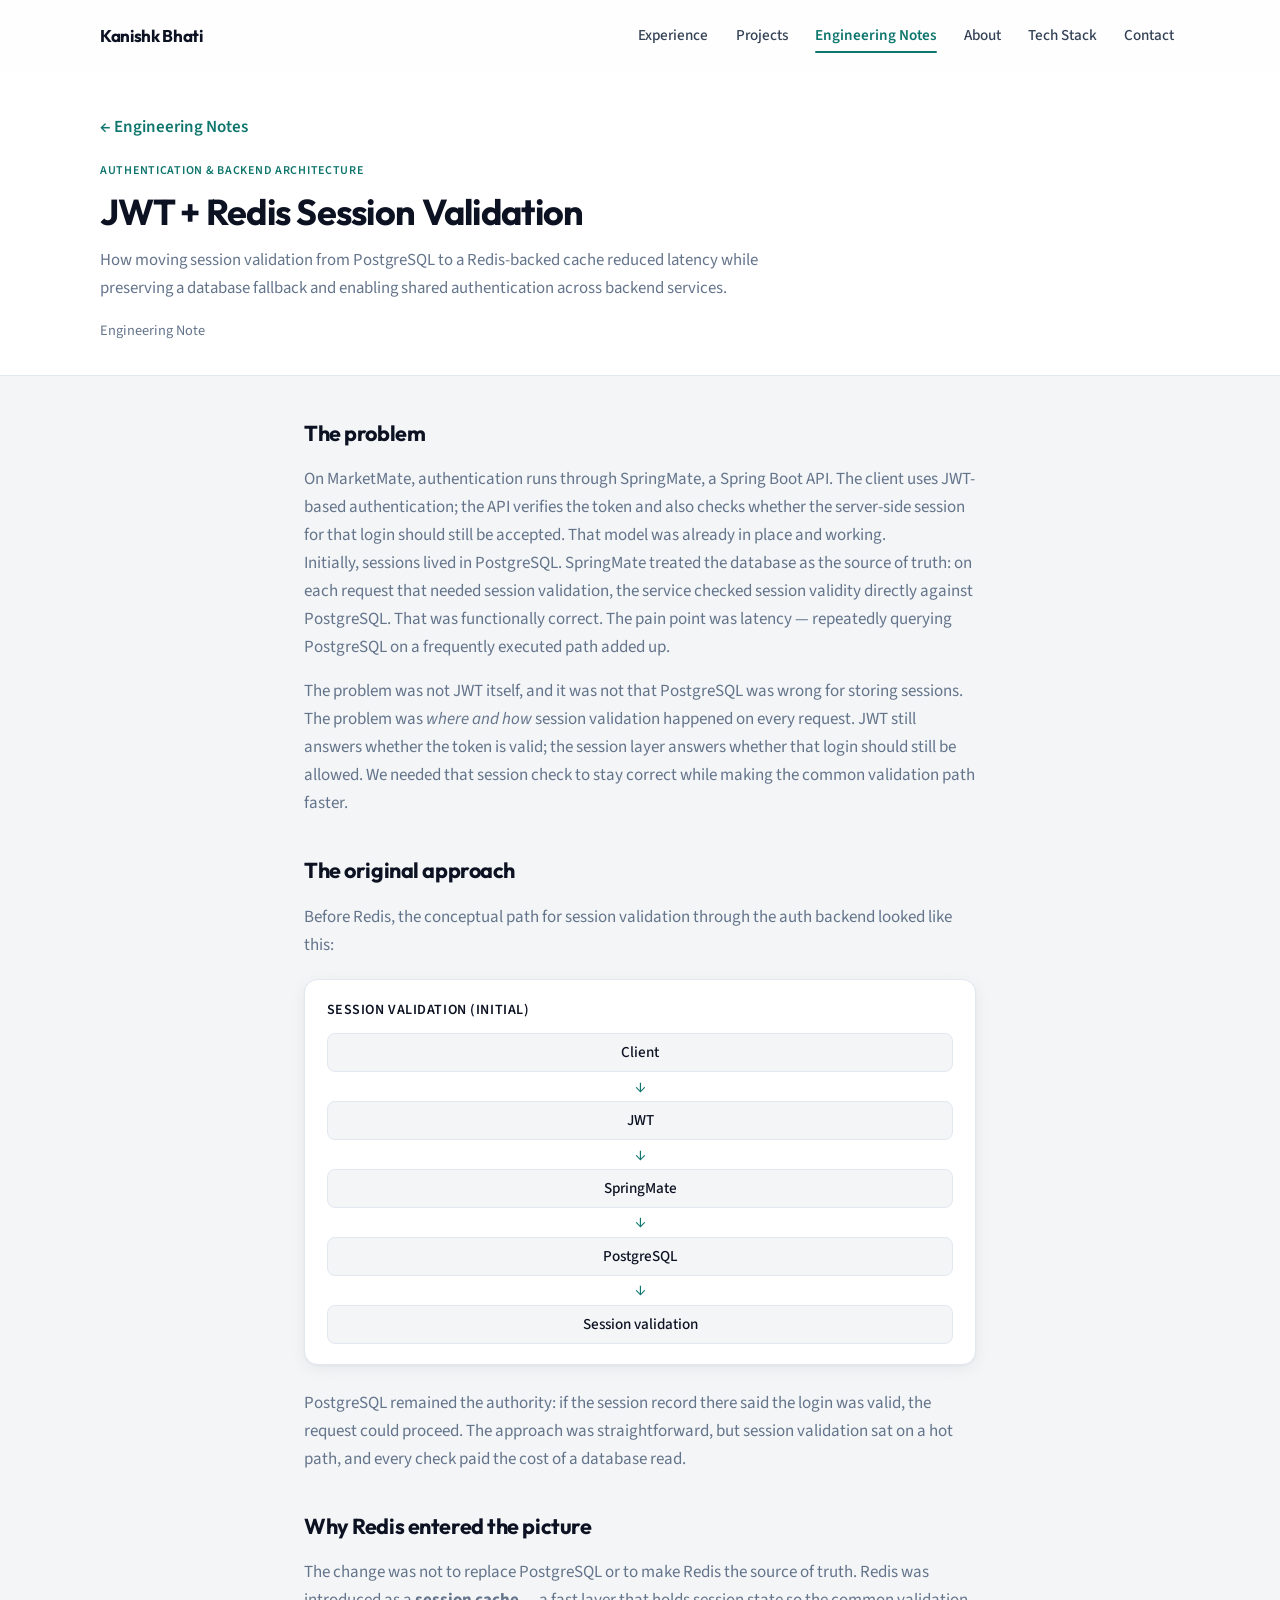
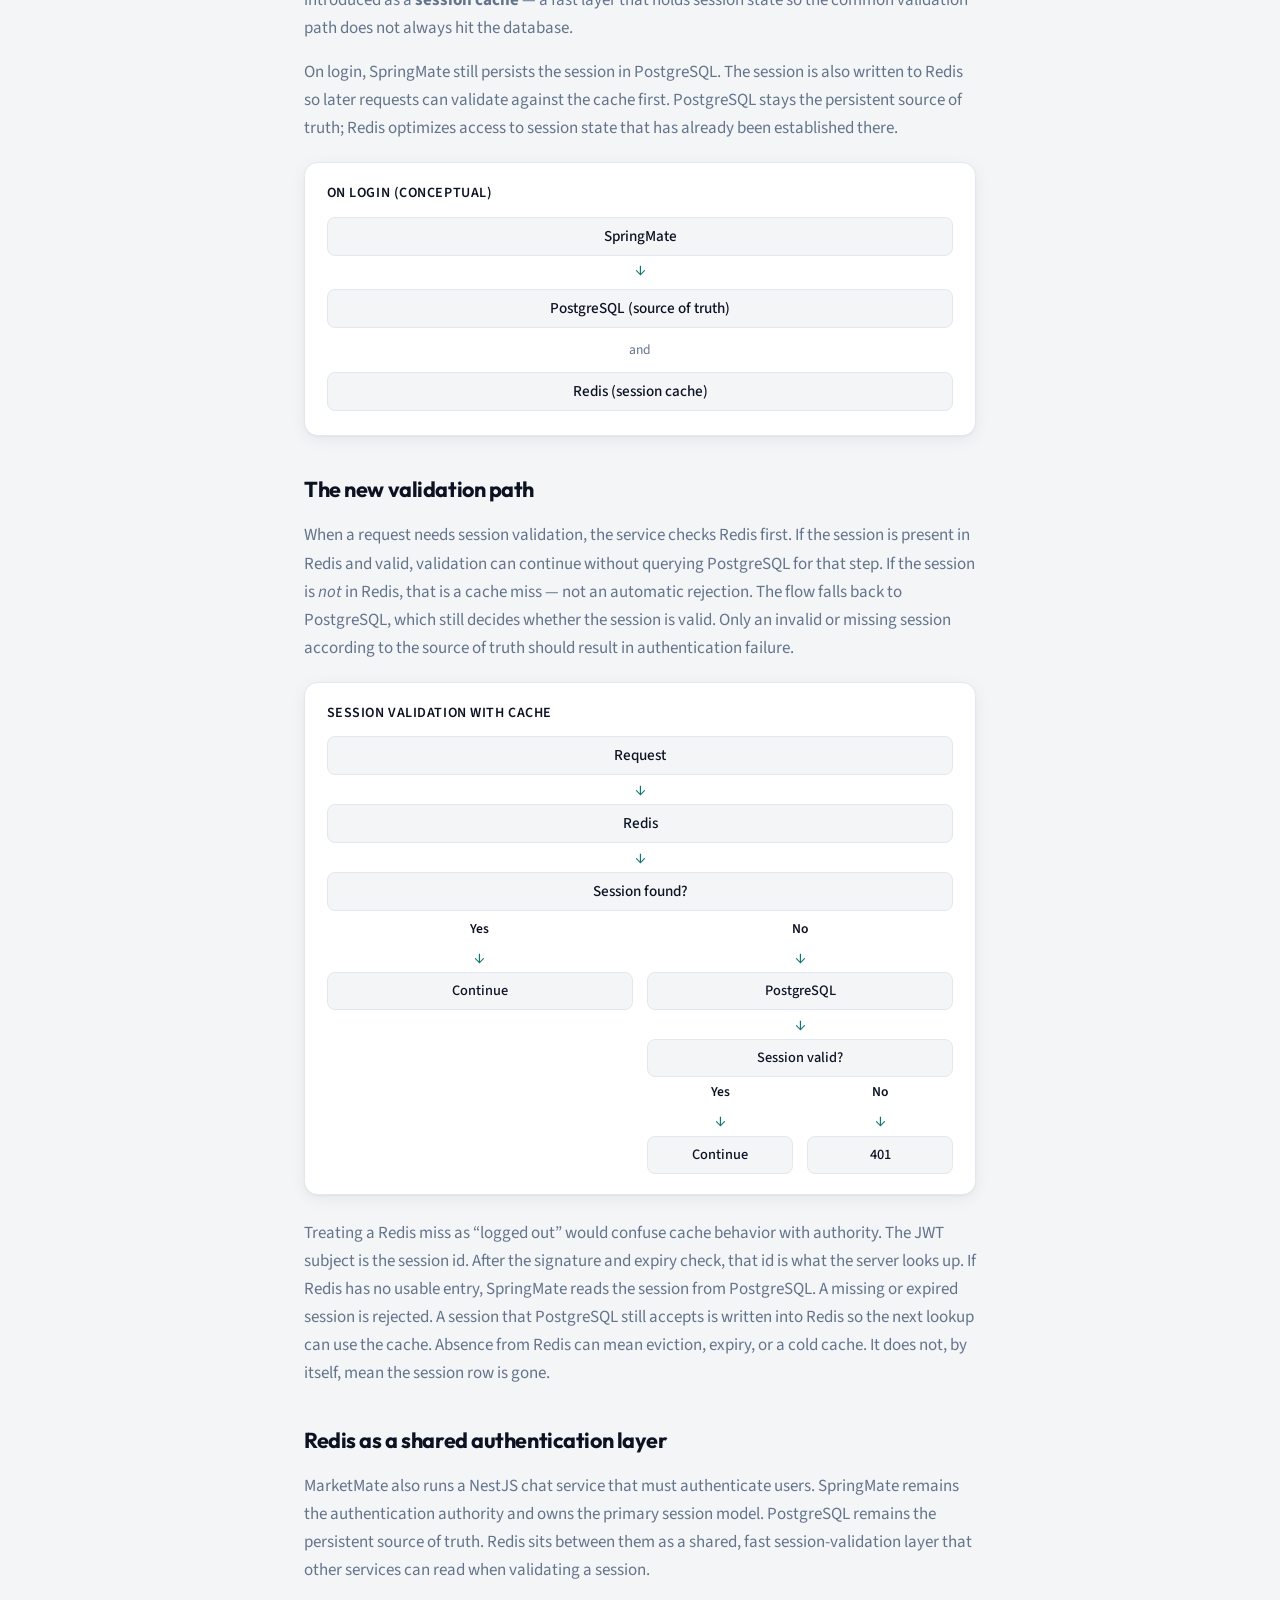
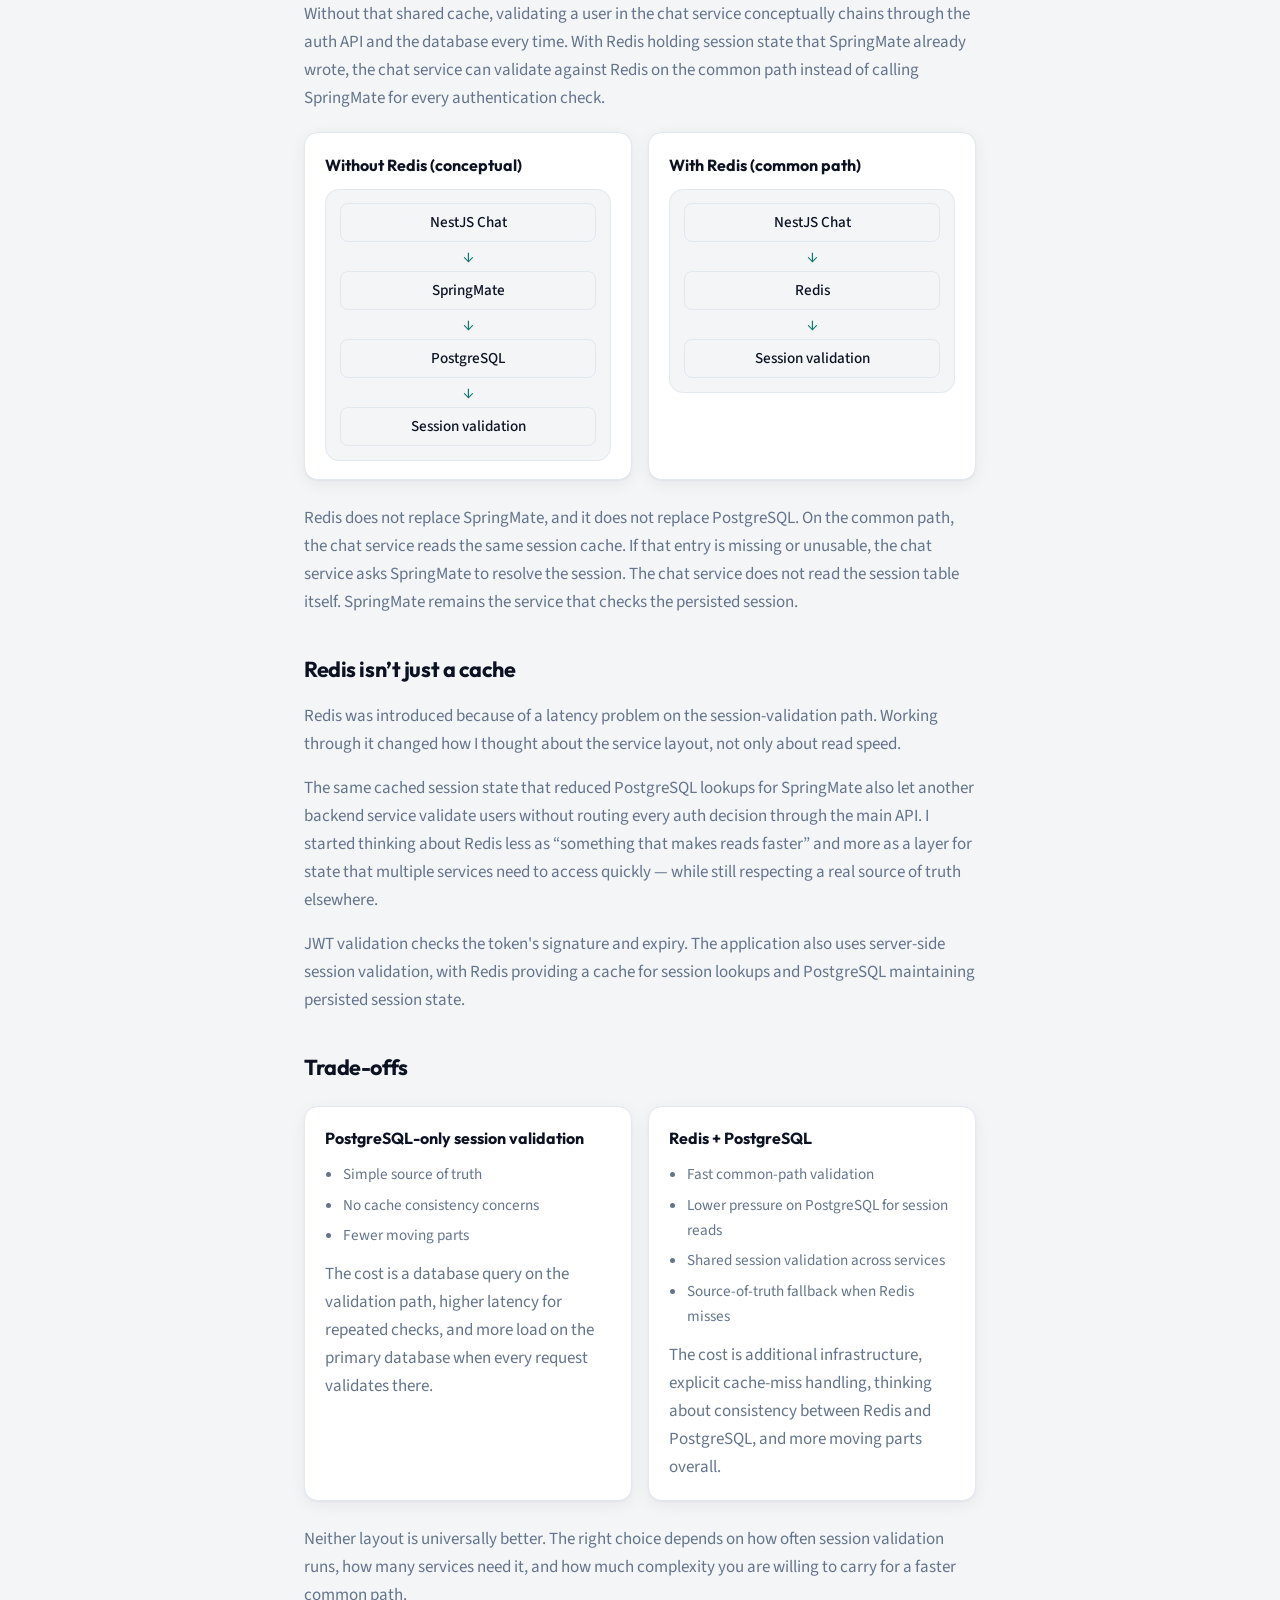
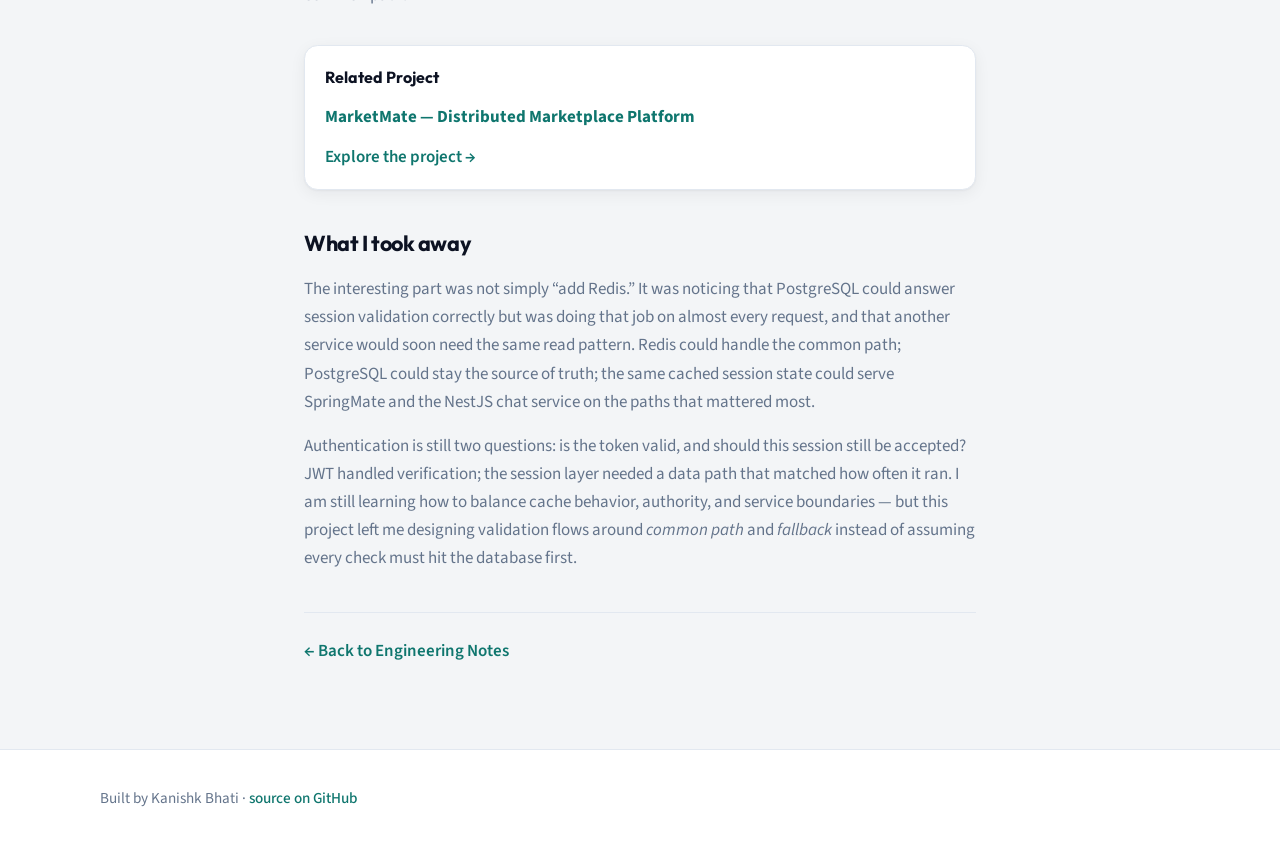
<file: notes/jwt-redis-session.html>
<!DOCTYPE html>
<html lang="en">
<head>
    <meta charset="UTF-8">
    <meta name="viewport" content="width=device-width, initial-scale=1.0">
    <meta name="description" content="How moving session validation from PostgreSQL to a Redis-backed cache reduced latency while preserving database fallback and shared validation across SpringMate and the NestJS chat service.">
    <title>JWT + Redis Session Validation | Kanishk Bhati</title>
    <link rel="canonical" href="https://kkbhati07.github.io/notes/jwt-redis-session.html">

    <meta property="og:type" content="article">
    <meta property="og:site_name" content="Kanishk Bhati">
    <meta property="og:title" content="JWT + Redis Session Validation">
    <meta property="og:description" content="How moving session validation from PostgreSQL to a Redis-backed cache reduced latency while preserving a database fallback and shared validation across backend services.">
    <meta property="og:url" content="https://kkbhati07.github.io/notes/jwt-redis-session.html">
    <meta name="twitter:card" content="summary">
    <meta name="twitter:title" content="JWT + Redis Session Validation">
    <meta name="twitter:description" content="How moving session validation from PostgreSQL to a Redis-backed cache reduced latency while preserving a database fallback and shared validation across backend services.">

    <link rel="icon" href="../assets/favicon.svg" type="image/svg+xml">
    <link rel="mask-icon" href="../assets/favicon.svg" color="#0f766e">

    <link rel="preconnect" href="https://fonts.googleapis.com">
    <link rel="preconnect" href="https://fonts.gstatic.com" crossorigin>
    <link href="https://fonts.googleapis.com/css2?family=Outfit:wght@500;600;700&family=Source+Sans+3:wght@400;500;600&display=swap" rel="stylesheet">
    <link rel="stylesheet" href="../assets/css/style.css">

    <noscript>
        <style>
            .reveal {
                opacity: 1;
                transform: none;
            }

            .nav-toggle {
                display: none;
            }
        </style>
    </noscript>
</head>
<body>
    <a class="skip-link" href="#main">Skip to content</a>

    <header class="site-header">
        <div class="content-wrap">
            <nav class="site-navigation" aria-label="Primary navigation">
                <a class="brand-mark" href="../index.html">Kanishk Bhati</a>
                <button type="button" class="nav-toggle" id="nav-toggle" aria-expanded="false" aria-controls="primary-navigation" aria-label="Menu">
                    <span class="nav-toggle-bar" aria-hidden="true"></span>
                    <span class="nav-toggle-bar" aria-hidden="true"></span>
                    <span class="nav-toggle-bar" aria-hidden="true"></span>
                </button>
                <ul class="navigation-list" id="primary-navigation">
                    <li><a href="../index.html#experience">Experience</a></li>
                    <li><a href="../index.html#projects">Projects</a></li>
                    <li><a class="is-active" href="../index.html#engineering-notes" aria-current="true">Engineering Notes</a></li>
                    <li><a href="../index.html#about">About</a></li>
                    <li><a href="../index.html#tech-stack">Tech Stack</a></li>
                    <li><a href="../index.html#contact">Contact</a></li>
                </ul>
            </nav>
        </div>
    </header>

    <main id="main" tabindex="-1">
        <header class="note-article-header">
            <div class="content-wrap">
                <a class="note-back-link" href="../index.html#engineering-notes">← Engineering Notes</a>
                <p class="note-category">Authentication &amp; Backend Architecture</p>
                <h1>JWT + Redis Session Validation</h1>
                <p class="note-article-subtitle">
                    How moving session validation from PostgreSQL to a Redis-backed cache reduced latency
                    while preserving a database fallback and enabling shared authentication across backend
                    services.
                </p>
                <p class="note-article-meta">Engineering Note</p>
            </div>
        </header>

        <article class="note-article-body section-block" style="border-bottom: 0;">
            <div class="content-wrap note-article-content">
                <h2>The problem</h2>
                <p>
                    On MarketMate, authentication runs through SpringMate, a Spring Boot API. The client uses
                    JWT-based authentication; the API verifies the token and also checks whether the
                    server-side session for that login should still be accepted. That model was already in
                    place and working.
                </p>
                <p>
                    Initially, sessions lived in PostgreSQL. SpringMate treated the database as the source
                    of truth: on each request that needed session validation, the service checked session
                    validity directly against PostgreSQL. That was functionally correct. The pain point was
                    latency — repeatedly querying PostgreSQL on a frequently executed path added up.
                </p>
                <p>
                    The problem was not JWT itself, and it was not that PostgreSQL was wrong for storing
                    sessions. The problem was <em>where and how</em> session validation happened on every
                    request. JWT still answers whether the token is valid; the session layer answers whether
                    that login should still be allowed. We needed that session check to stay correct while
                    making the common validation path faster.
                </p>

                <h2>The original approach</h2>
                <p>
                    Before Redis, the conceptual path for session validation through the auth backend looked
                    like this:
                </p>

                <div class="flow-diagram" role="img" aria-label="Original path: Client JWT to SpringMate to PostgreSQL for session validation">
                    <p class="flow-title">Session validation (initial)</p>
                    <div class="flow-step">Client</div>
                    <div class="flow-arrow" aria-hidden="true">↓</div>
                    <div class="flow-step">JWT</div>
                    <div class="flow-arrow" aria-hidden="true">↓</div>
                    <div class="flow-step">SpringMate</div>
                    <div class="flow-arrow" aria-hidden="true">↓</div>
                    <div class="flow-step">PostgreSQL</div>
                    <div class="flow-arrow" aria-hidden="true">↓</div>
                    <div class="flow-step">Session validation</div>
                </div>

                <p>
                    PostgreSQL remained the authority: if the session record there said the login was valid,
                    the request could proceed. The approach was straightforward, but session validation sat on
                    a hot path, and every check paid the cost of a database read.
                </p>

                <h2>Why Redis entered the picture</h2>
                <p>
                    The change was not to replace PostgreSQL or to make Redis the source of truth. Redis was
                    introduced as a <strong>session cache</strong> — a fast layer that holds session state so
                    the common validation path does not always hit the database.
                </p>
                <p>
                    On login, SpringMate still persists the session in PostgreSQL. The session is also written
                    to Redis so later requests can validate against the cache first. PostgreSQL stays the
                    persistent source of truth; Redis optimizes access to session state that has already been
                    established there.
                </p>

                <div class="flow-diagram" role="img" aria-label="On login SpringMate writes session to PostgreSQL and Redis">
                    <p class="flow-title">On login (conceptual)</p>
                    <div class="flow-step">SpringMate</div>
                    <div class="flow-arrow" aria-hidden="true">↓</div>
                    <div class="flow-split">
                        <div class="flow-step">PostgreSQL (source of truth)</div>
                        <div class="flow-join">and</div>
                        <div class="flow-step">Redis (session cache)</div>
                    </div>
                </div>

                <h2>The new validation path</h2>
                <p>
                    When a request needs session validation, the service checks Redis first. If the session is
                    present in Redis and valid, validation can continue without querying PostgreSQL for that
                    step. If the session is <em>not</em> in Redis, that is a cache miss — not an automatic
                    rejection. The flow falls back to PostgreSQL, which still decides whether the session is
                    valid. Only an invalid or missing session according to the source of truth should result
                    in authentication failure.
                </p>

                <div class="flow-diagram" role="img" aria-label="Redis first with PostgreSQL fallback on cache miss; invalid session yields 401">
                    <p class="flow-title">Session validation with cache</p>
                    <div class="flow-step">Request</div>
                    <div class="flow-arrow" aria-hidden="true">↓</div>
                    <div class="flow-step">Redis</div>
                    <div class="flow-arrow" aria-hidden="true">↓</div>
                    <div class="flow-step">Session found?</div>
                    <div class="flow-branch">
                        <div class="flow-branch-col">
                            <p class="flow-branch-label">Yes</p>
                            <div class="flow-arrow" aria-hidden="true">↓</div>
                            <div class="flow-step">Continue</div>
                        </div>
                        <div class="flow-branch-col">
                            <p class="flow-branch-label">No</p>
                            <div class="flow-arrow" aria-hidden="true">↓</div>
                            <div class="flow-step">PostgreSQL</div>
                            <div class="flow-arrow" aria-hidden="true">↓</div>
                            <div class="flow-step">Session valid?</div>
                            <div class="flow-branch flow-branch--nested">
                                <div class="flow-branch-col">
                                    <p class="flow-branch-label">Yes</p>
                                    <div class="flow-arrow" aria-hidden="true">↓</div>
                                    <div class="flow-step">Continue</div>
                                </div>
                                <div class="flow-branch-col">
                                    <p class="flow-branch-label">No</p>
                                    <div class="flow-arrow" aria-hidden="true">↓</div>
                                    <div class="flow-step">401</div>
                                </div>
                            </div>
                        </div>
                    </div>
                </div>

                <p>
                    Treating a Redis miss as “logged out” would confuse cache behavior with authority.
                    The JWT subject is the session id. After the signature and expiry check, that id is
                    what the server looks up. If Redis has no usable entry, SpringMate reads the session
                    from PostgreSQL. A missing or expired session is rejected. A session that PostgreSQL
                    still accepts is written into Redis so the next lookup can use the cache. Absence from
                    Redis can mean eviction, expiry, or a cold cache. It does not, by itself, mean the
                    session row is gone.
                </p>

                <h2>Redis as a shared authentication layer</h2>
                <p>
                    MarketMate also runs a NestJS chat service that must authenticate users. SpringMate
                    remains the authentication authority and owns the primary session model. PostgreSQL
                    remains the persistent source of truth. Redis sits between them as a shared, fast
                    session-validation layer that other services can read when validating a session.
                </p>
                <p>
                    Without that shared cache, validating a user in the chat service conceptually chains
                    through the auth API and the database every time. With Redis holding session state that
                    SpringMate already wrote, the chat service can validate against Redis on the common
                    path instead of calling SpringMate for every authentication check.
                </p>

                <div class="comparison-grid">
                    <div class="comparison-panel">
                        <h3>Without Redis (conceptual)</h3>
                        <div class="flow-diagram">
                            <div class="flow-step">NestJS Chat</div>
                            <div class="flow-arrow" aria-hidden="true">↓</div>
                            <div class="flow-step">SpringMate</div>
                            <div class="flow-arrow" aria-hidden="true">↓</div>
                            <div class="flow-step">PostgreSQL</div>
                            <div class="flow-arrow" aria-hidden="true">↓</div>
                            <div class="flow-step">Session validation</div>
                        </div>
                    </div>
                    <div class="comparison-panel">
                        <h3>With Redis (common path)</h3>
                        <div class="flow-diagram">
                            <div class="flow-step">NestJS Chat</div>
                            <div class="flow-arrow" aria-hidden="true">↓</div>
                            <div class="flow-step">Redis</div>
                            <div class="flow-arrow" aria-hidden="true">↓</div>
                            <div class="flow-step">Session validation</div>
                        </div>
                    </div>
                </div>

                <p>
                    Redis does not replace SpringMate, and it does not replace PostgreSQL. On the common
                    path, the chat service reads the same session cache. If that entry is missing or
                    unusable, the chat service asks SpringMate to resolve the session. The chat service
                    does not read the session table itself. SpringMate remains the service that checks the
                    persisted session.
                </p>

                <h2>Redis isn’t just a cache</h2>
                <p>
                    Redis was introduced because of a latency problem on the session-validation path. Working
                    through it changed how I thought about the service layout, not only about read speed.
                </p>
                <p>
                    The same cached session state that reduced PostgreSQL lookups for SpringMate also let another 
                    backend service validate users without routing every auth decision through
                    the main API. I started thinking about Redis less as “something that makes reads faster”
                    and more as a layer for state that multiple services need to access quickly — while
                    still respecting a real source of truth elsewhere.
                </p>
                <p>
                    JWT validation checks the token's signature and expiry. The application also
                    uses server-side session validation, with Redis providing a cache for session
                    lookups and PostgreSQL maintaining persisted session state.
                </p>

                <h2>Trade-offs</h2>
                <div class="comparison-grid">
                    <div class="comparison-panel">
                        <h3>PostgreSQL-only session validation</h3>
                        <ul>
                            <li>Simple source of truth</li>
                            <li>No cache consistency concerns</li>
                            <li>Fewer moving parts</li>
                        </ul>
                        <p>
                            The cost is a database query on the validation path, higher latency for repeated
                            checks, and more load on the primary database when every request validates there.
                        </p>
                    </div>
                    <div class="comparison-panel">
                        <h3>Redis + PostgreSQL</h3>
                        <ul>
                            <li>Fast common-path validation</li>
                            <li>Lower pressure on PostgreSQL for session reads</li>
                            <li>Shared session validation across services</li>
                            <li>Source-of-truth fallback when Redis misses</li>
                        </ul>
                        <p>
                            The cost is additional infrastructure, explicit cache-miss handling, thinking about
                            consistency between Redis and PostgreSQL, and more moving parts overall.
                        </p>
                    </div>
                </div>
                <p>
                    Neither layout is universally better. The right choice depends on how often session
                    validation runs, how many services need it, and how much complexity you are willing to
                    carry for a faster common path.
                </p>

                <div class="note-related-project comparison-panel">
                    <h3>Related Project</h3>
                    <p>
                        <a href="../index.html#marketmate"><strong>MarketMate — Distributed Marketplace Platform</strong></a>
                    </p>
                    <p>
                        <a href="../index.html#marketmate">Explore the project →</a>
                    </p>
                </div>

                <h2>What I took away</h2>
                <p>
                    The interesting part was not simply “add Redis.” It was noticing that PostgreSQL could
                    answer session validation correctly but was doing that job on almost every request, and
                    that another service would soon need the same read pattern. Redis could handle the common
                    path; PostgreSQL could stay the source of truth; the same cached session state could
                    serve SpringMate and the NestJS chat service on the paths that mattered most.
                </p>
                <p>
                    Authentication is still two questions: is the token valid, and should this session still
                    be accepted? JWT handled verification; the session layer needed a data path that matched
                    how often it ran. I am still learning how to balance cache behavior, authority, and
                    service boundaries — but this project left me designing validation flows around
                    <em>common path</em> and <em>fallback</em> instead of assuming every check must hit the
                    database first.
                </p>

                <footer class="note-article-footer">
                    <a class="note-back-link" href="../index.html#engineering-notes">← Back to Engineering Notes</a>
                </footer>
            </div>
        </article>
    </main>

    <footer class="site-footer">
        <div class="content-wrap">
            <p>
                Built by Kanishk Bhati ·
                <a href="https://github.com/KKBhati07/KKBhati07.github.io" target="_blank" rel="noopener">source on GitHub</a>
            </p>
        </div>
    </footer>
    <script src="../assets/js/script.js"></script>
</body>
</html>
</file>
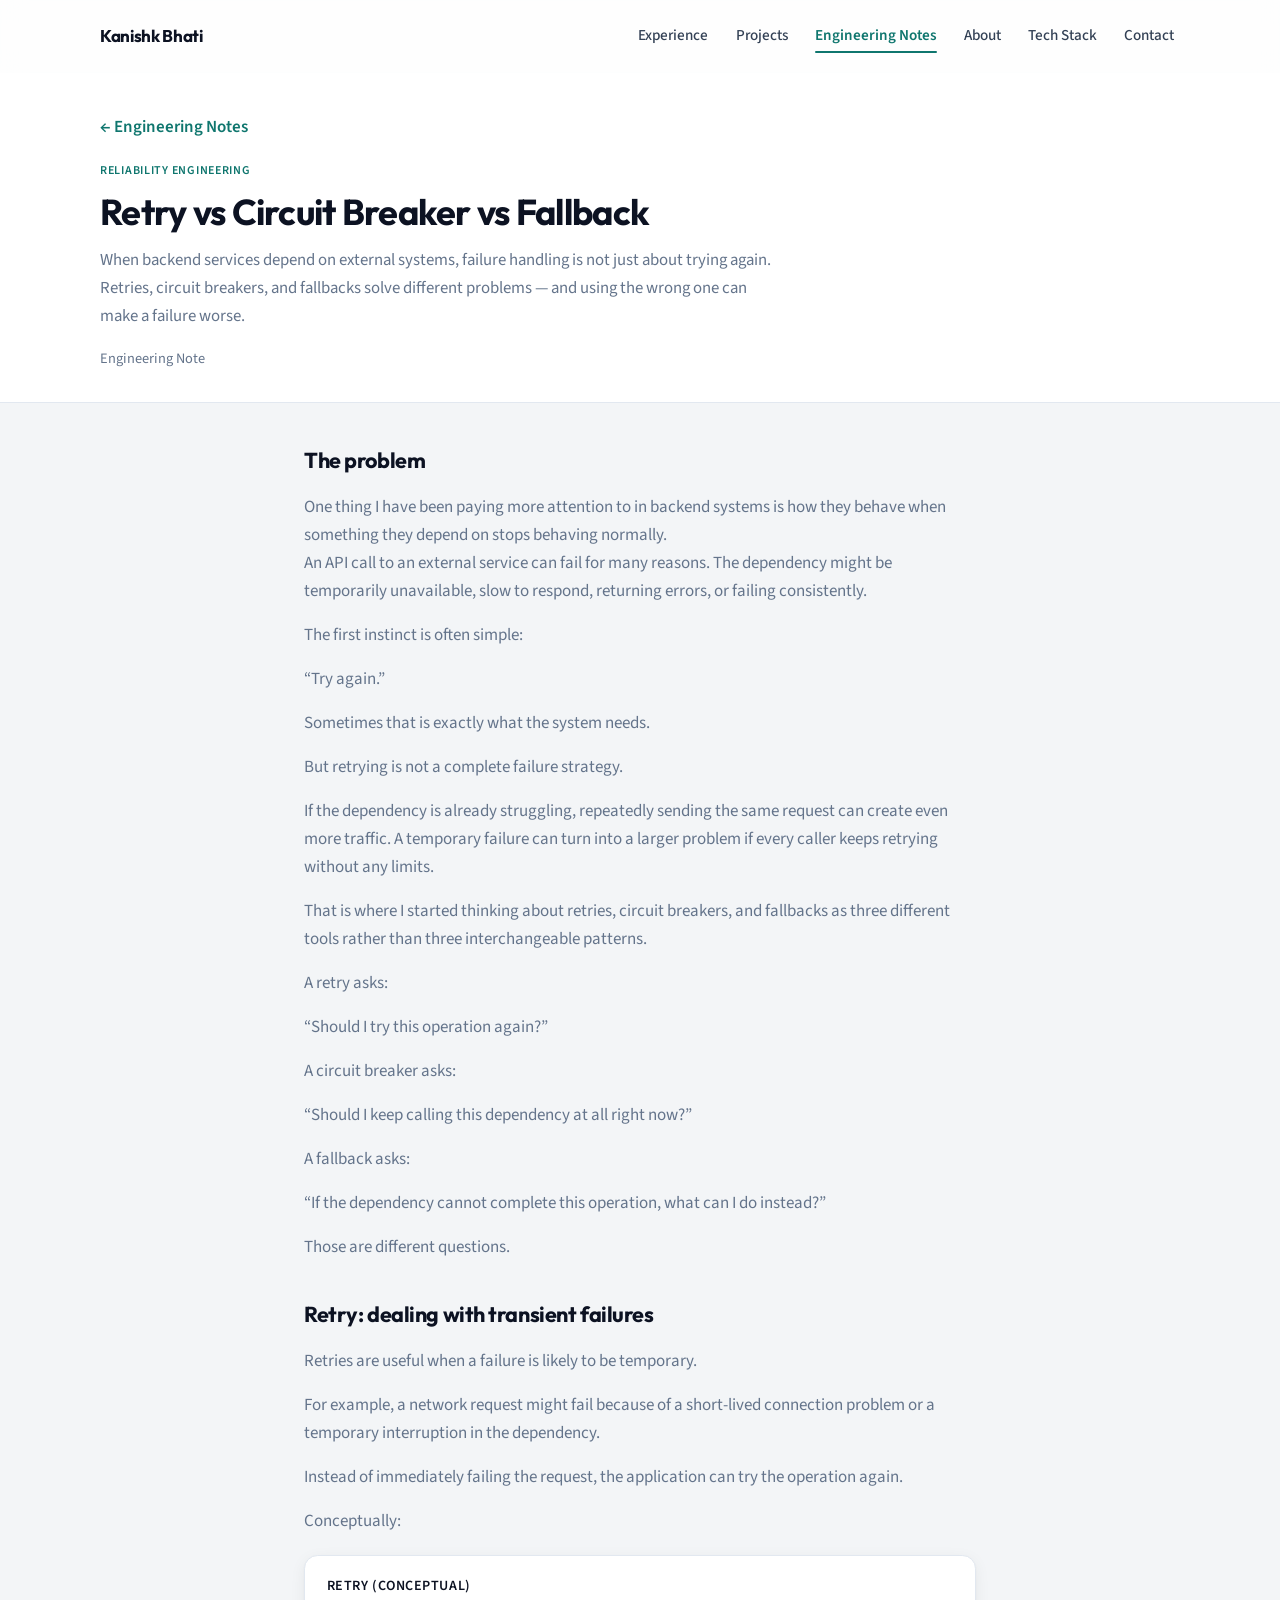
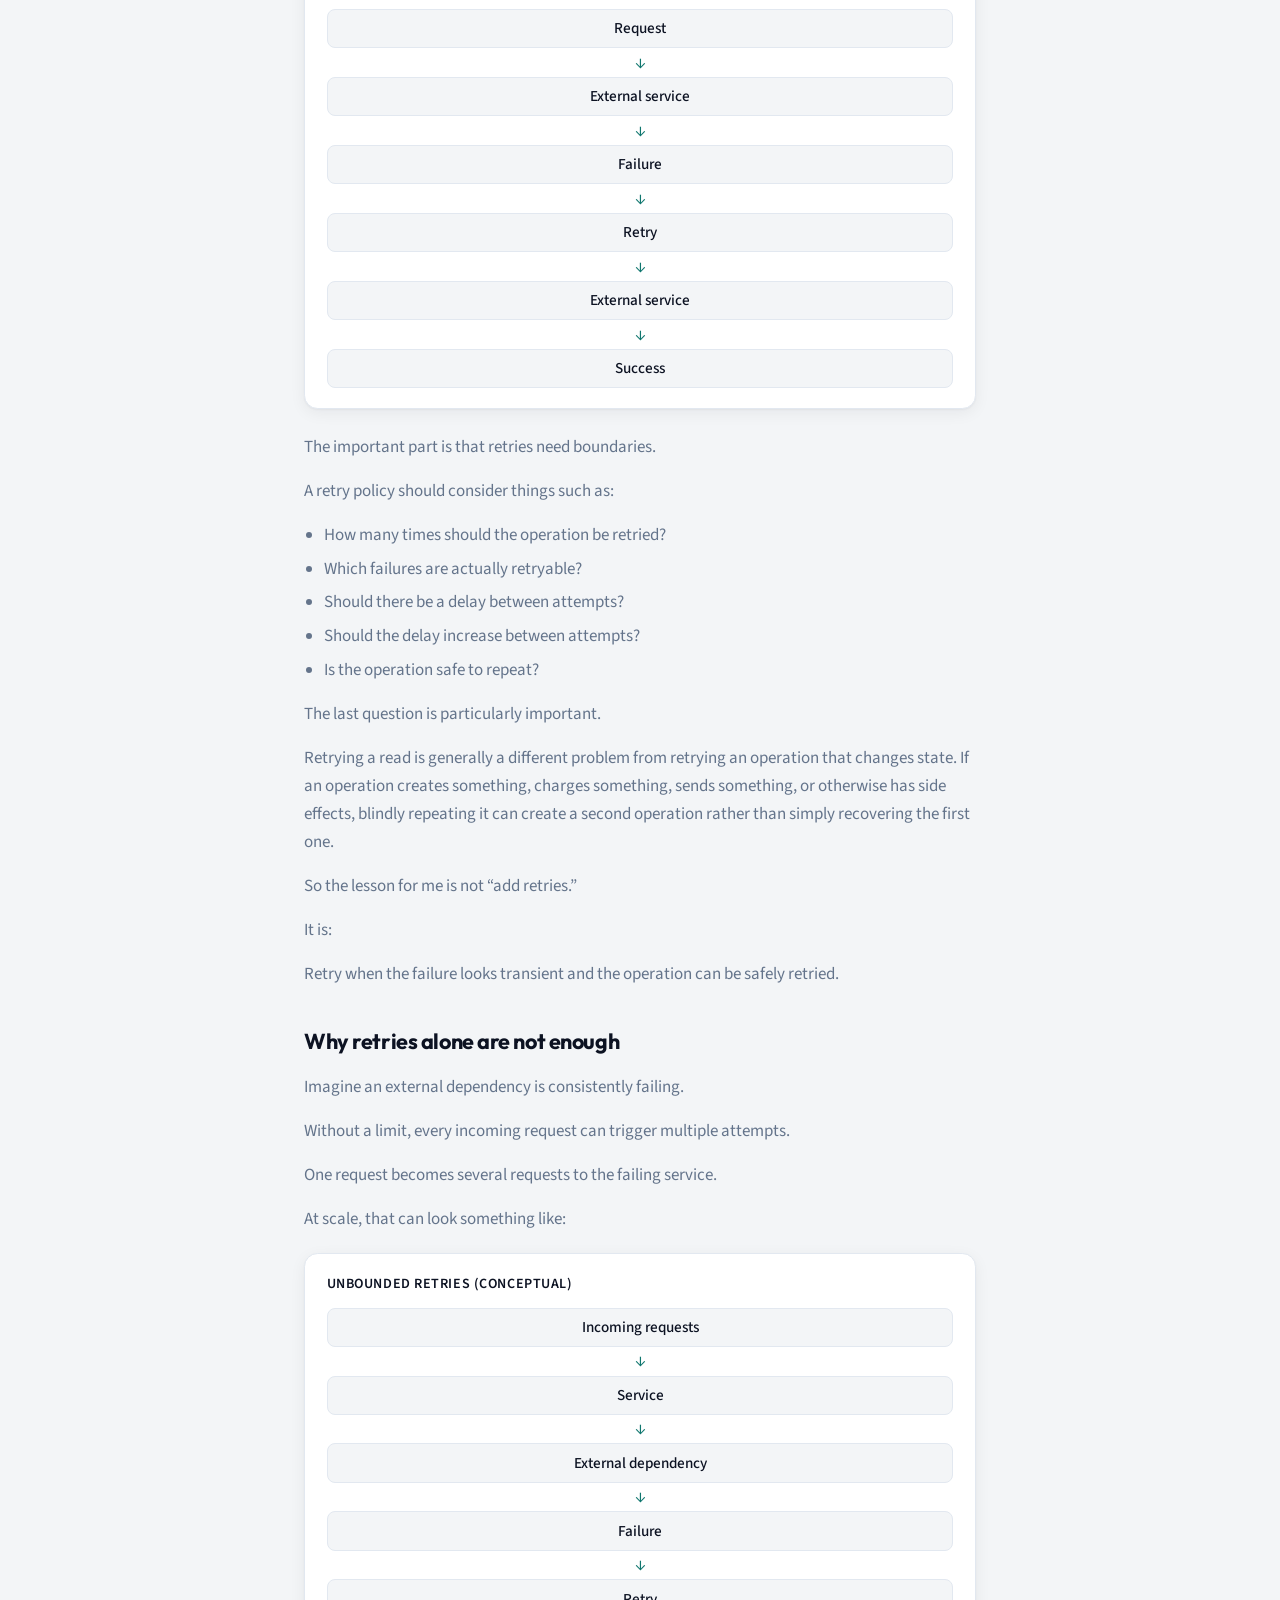
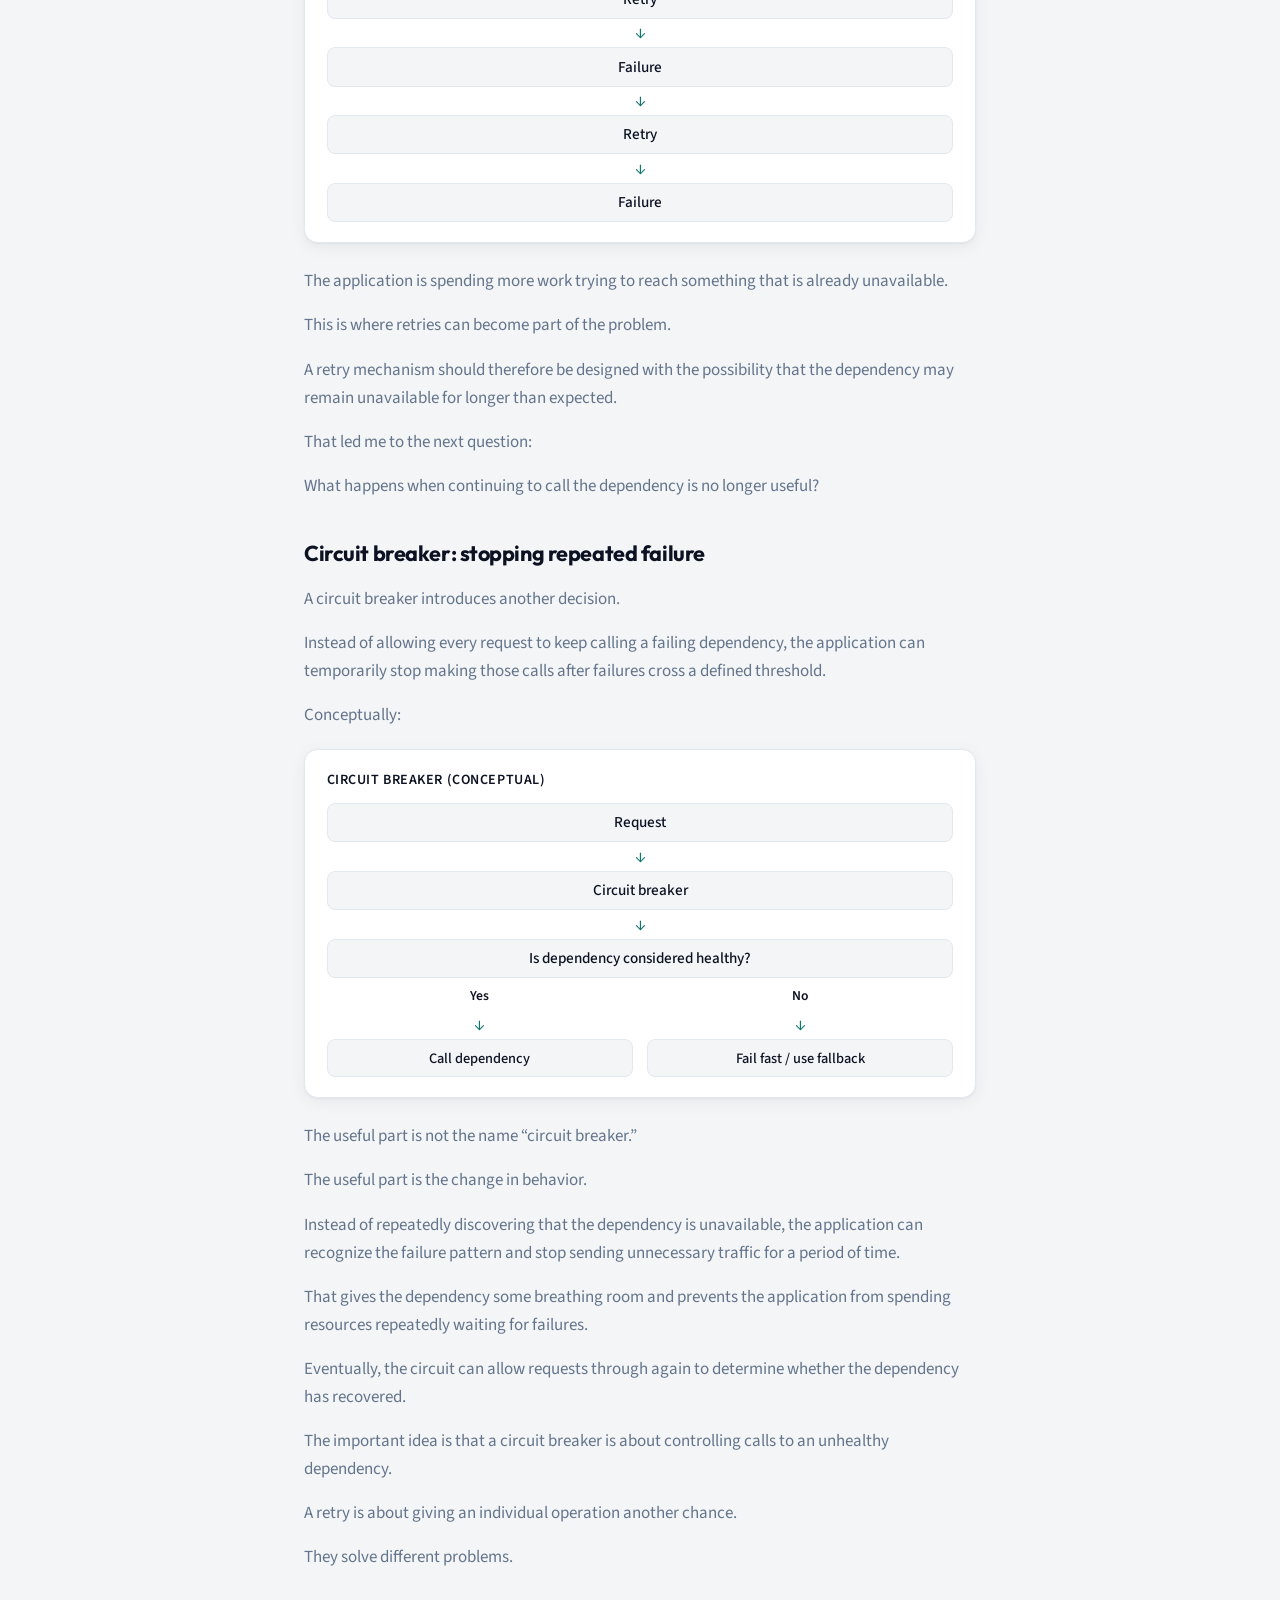
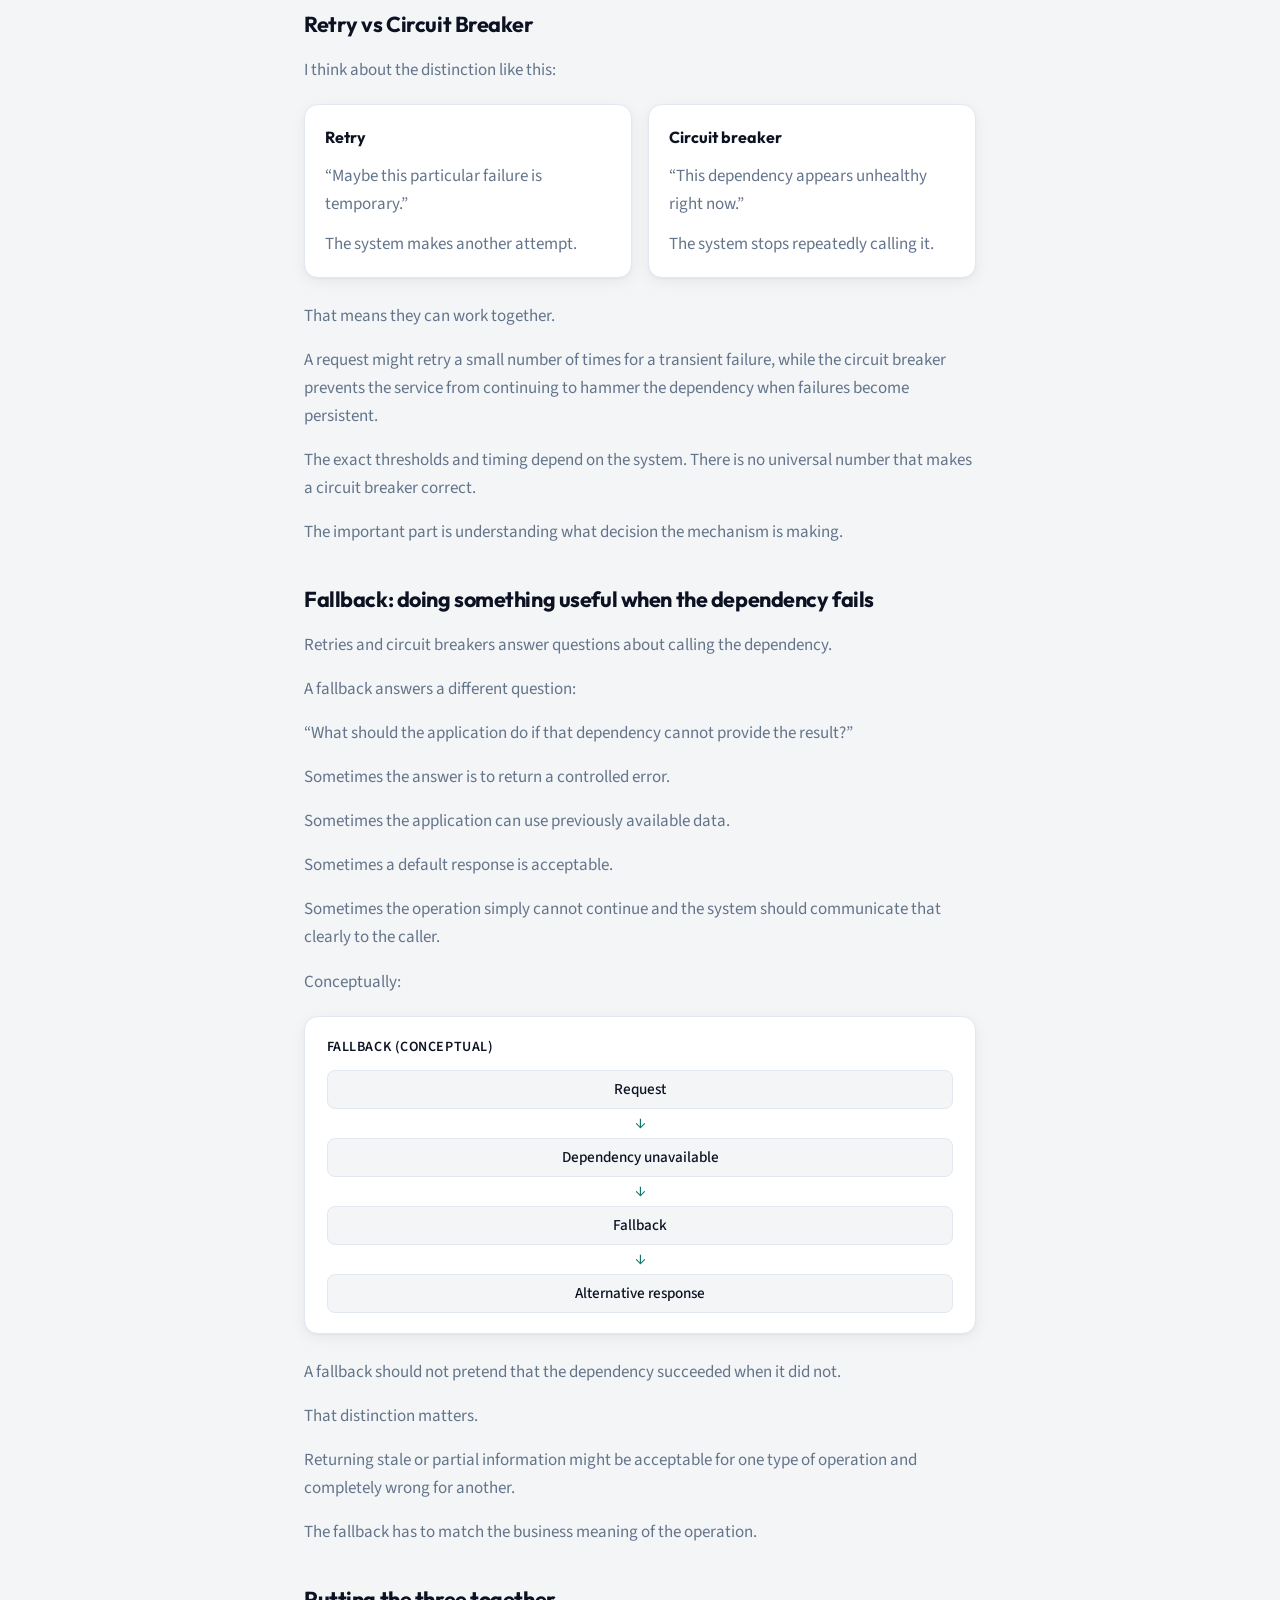
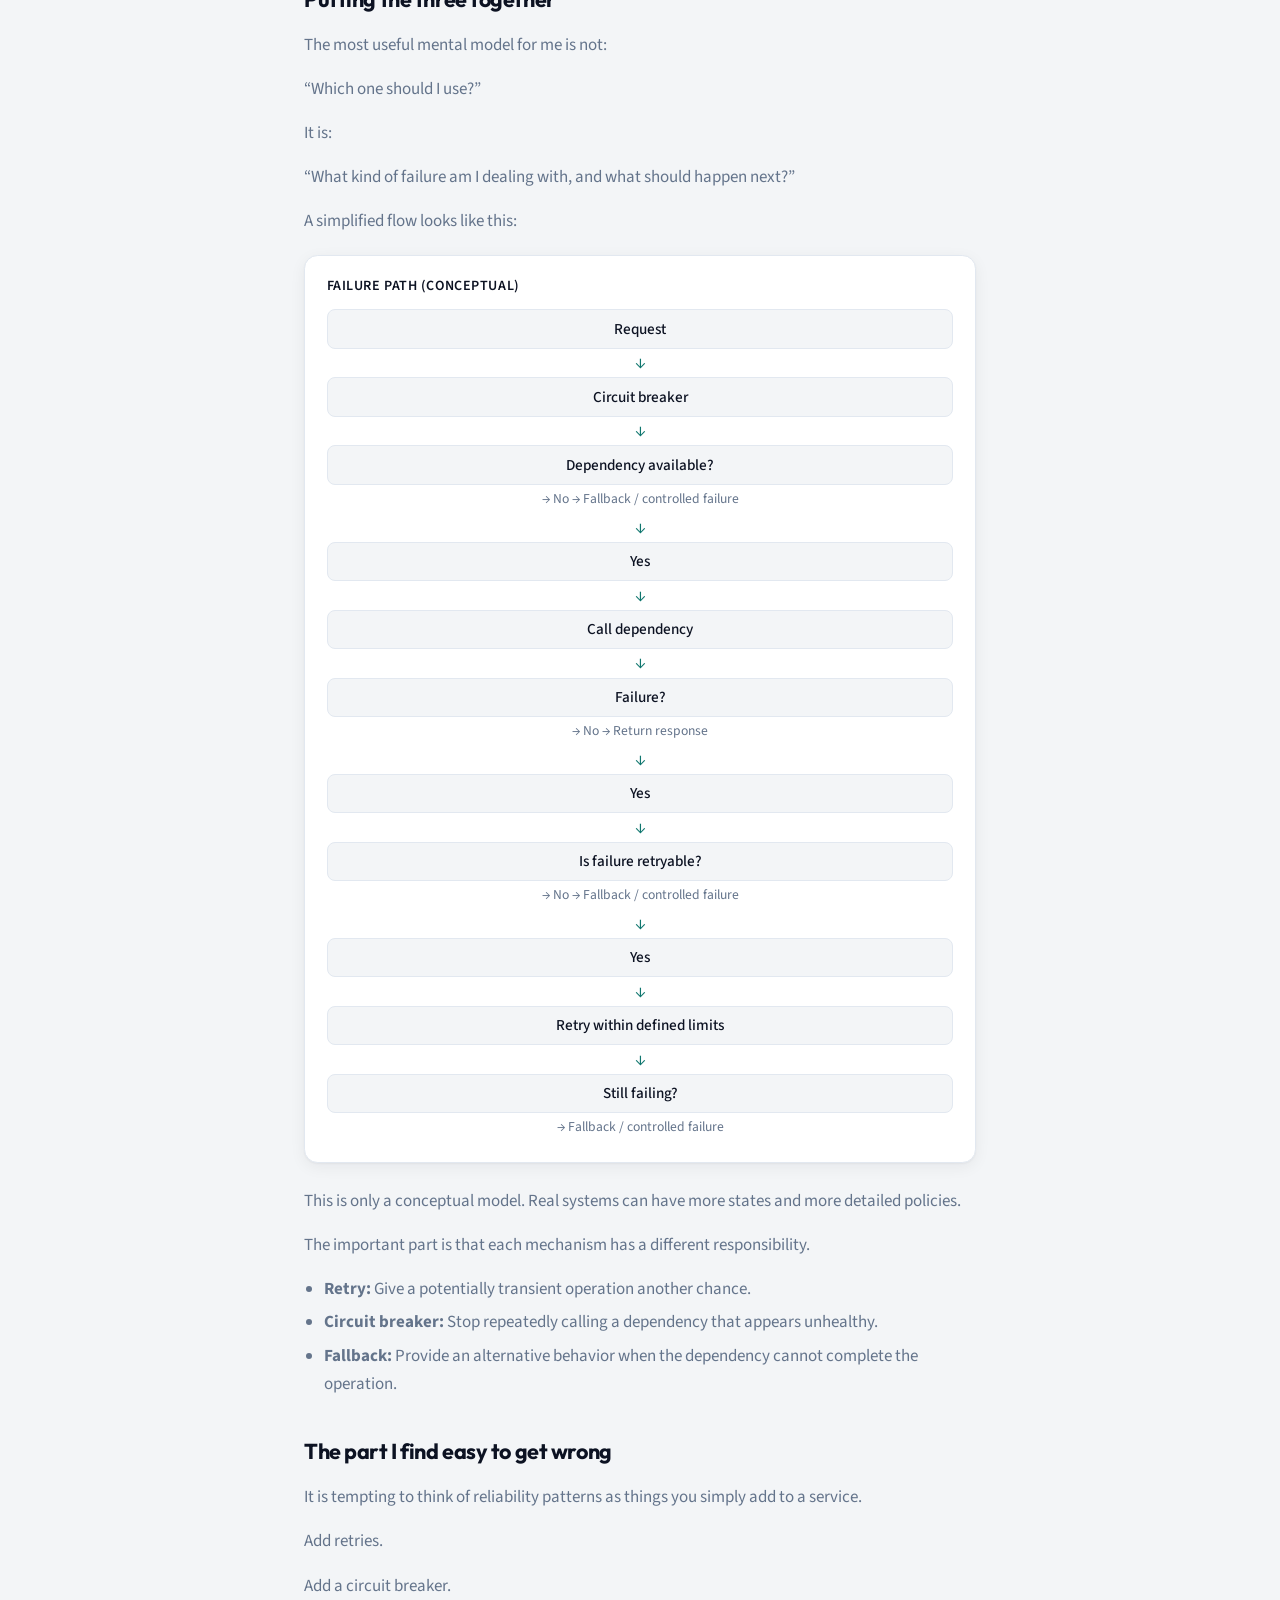
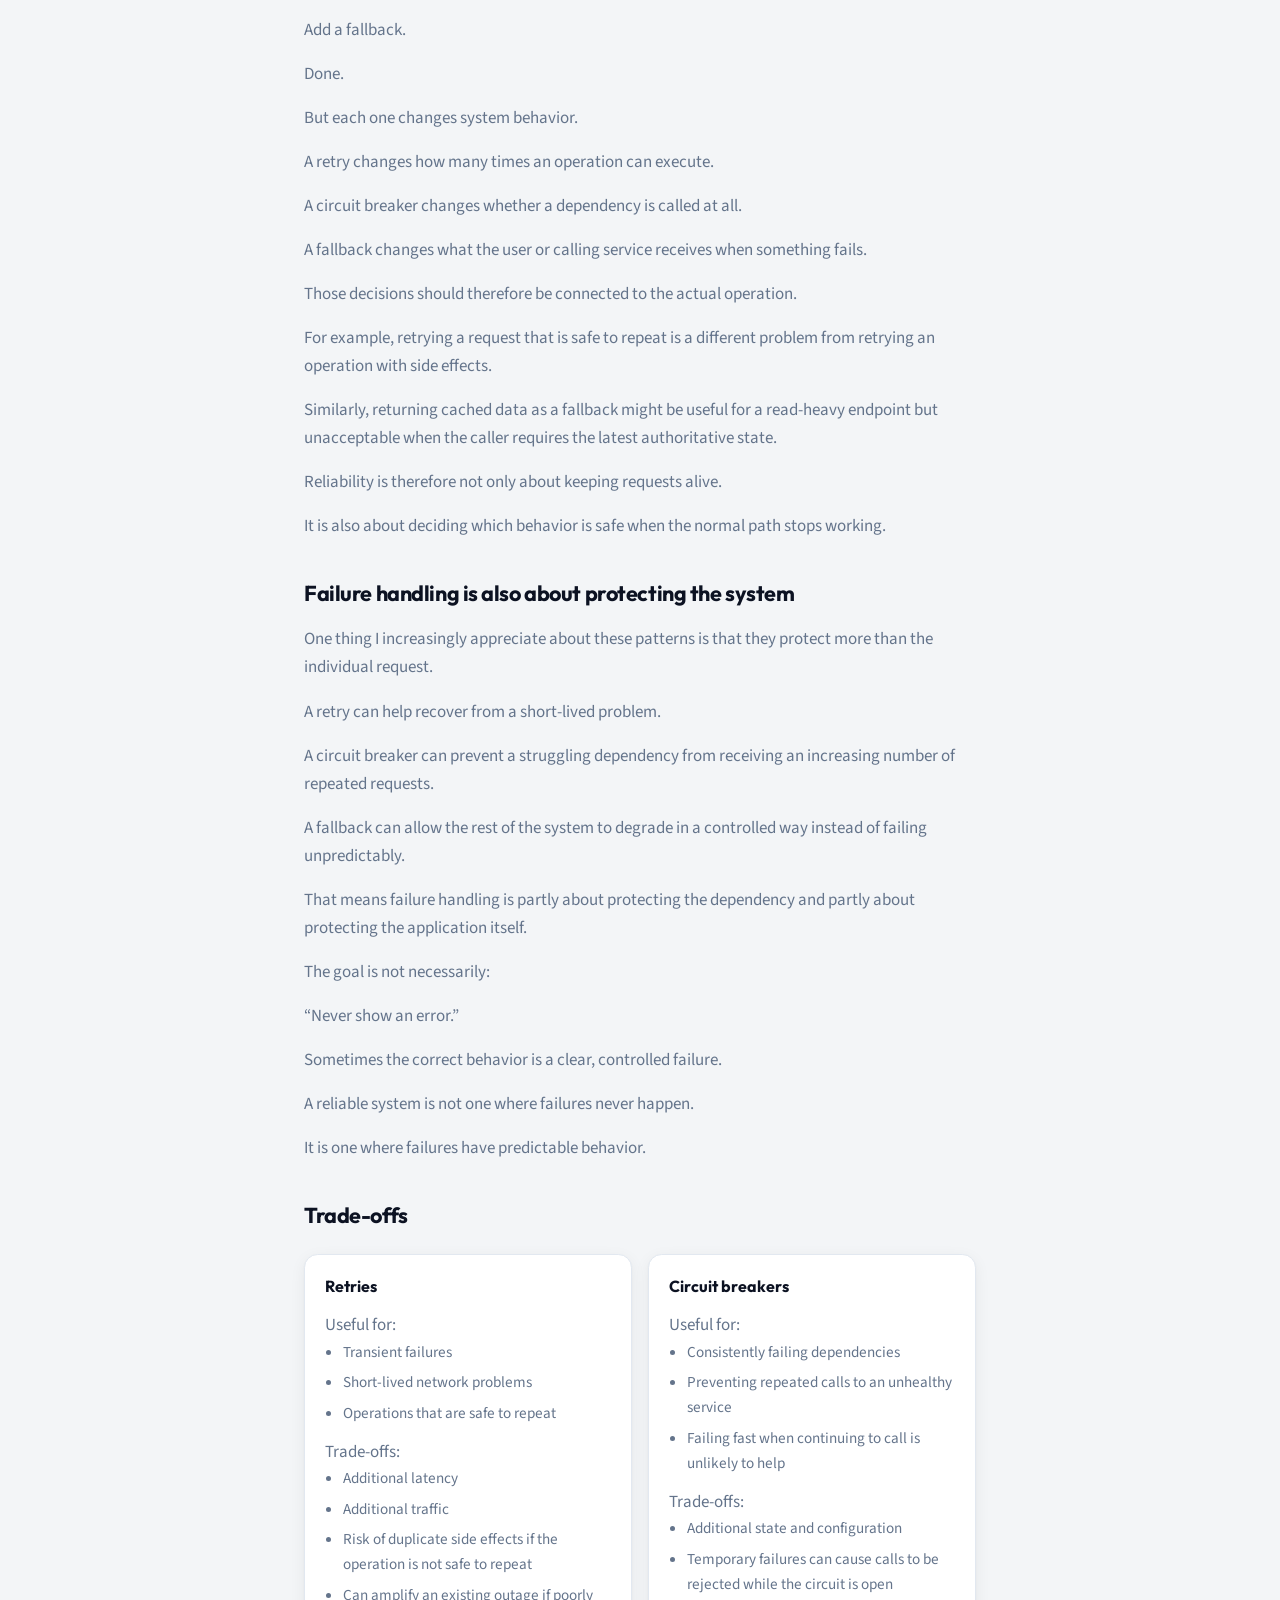
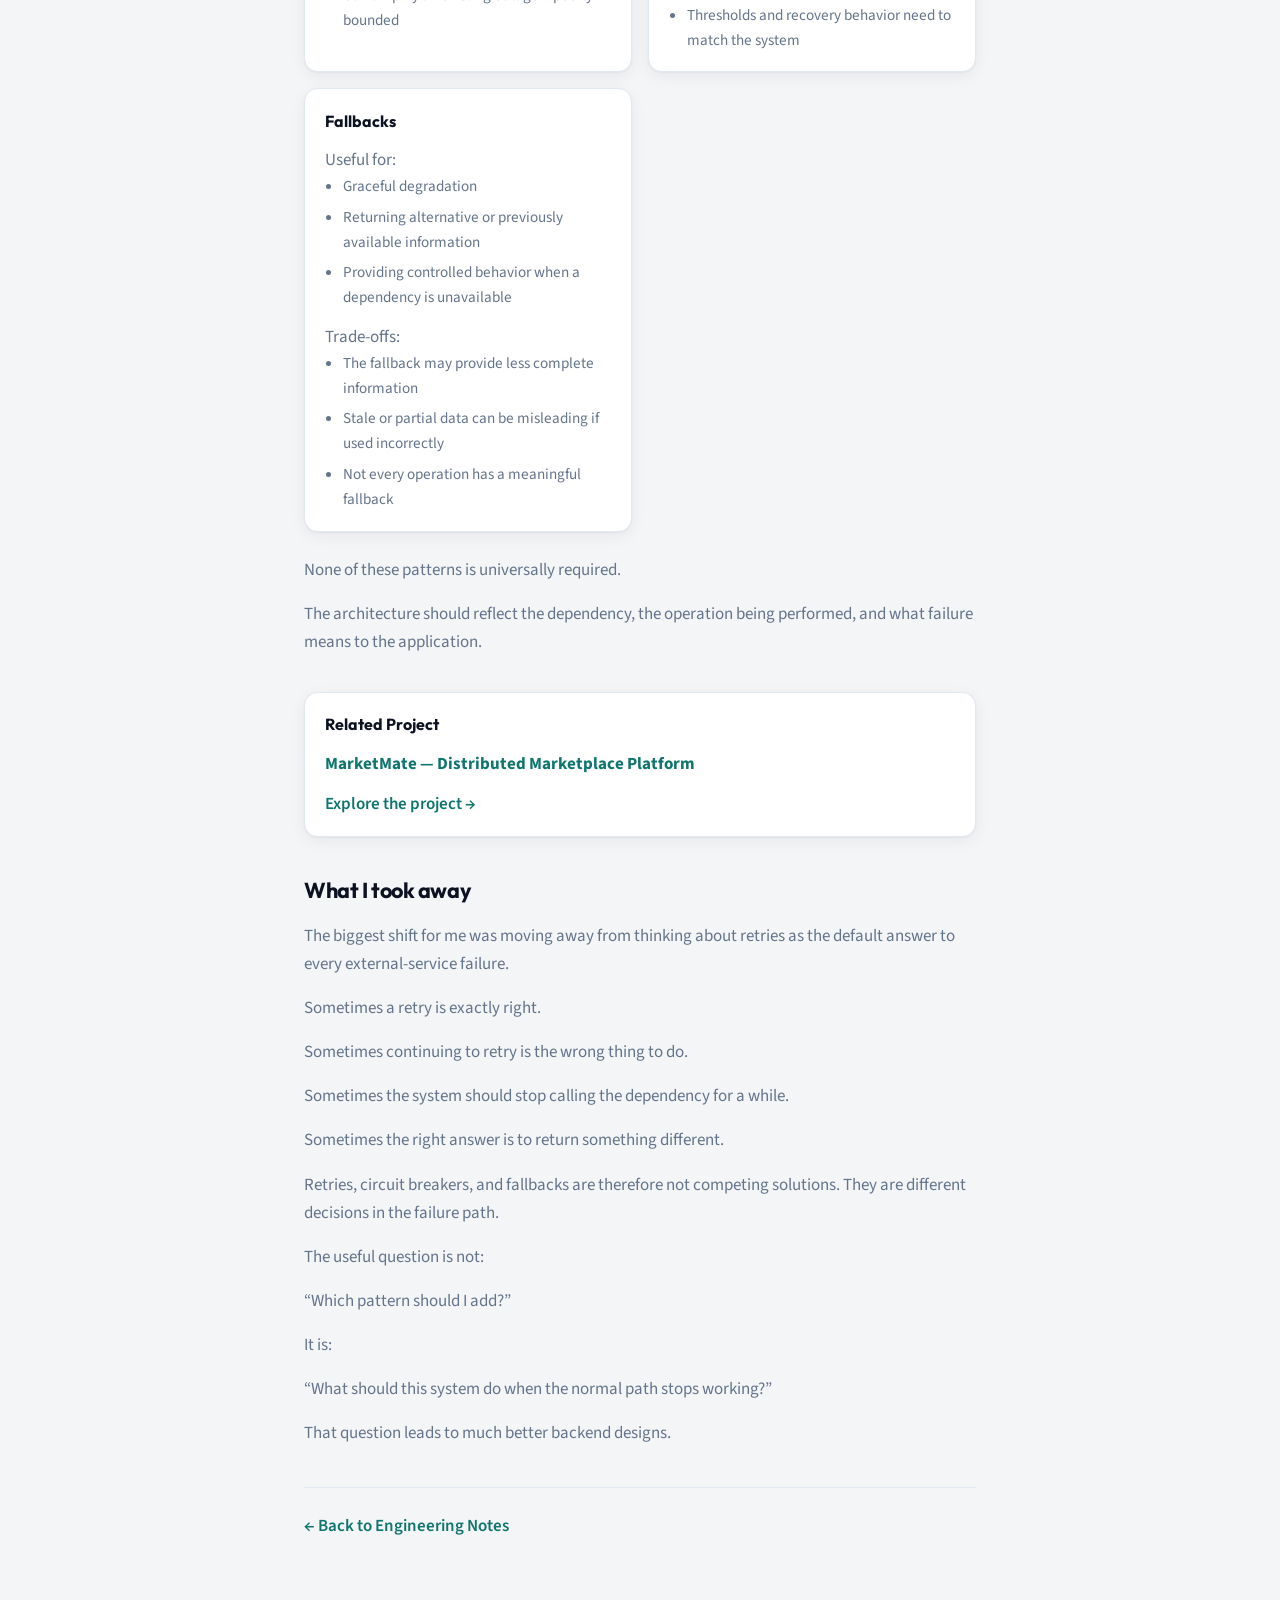
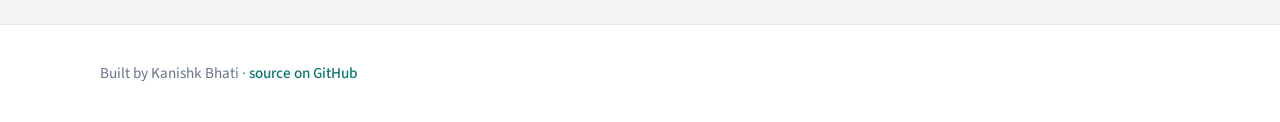
<file: notes/retry-circuit-breaker-fallback.html>
<!DOCTYPE html>
<html lang="en">
<head>
    <meta charset="UTF-8">
    <meta name="viewport" content="width=device-width, initial-scale=1.0">
    <meta name="description" content="When backend services depend on external systems, retries, circuit breakers, and fallbacks solve different problems — and using the wrong one can make a failure worse.">
    <title>Retry vs Circuit Breaker vs Fallback | Kanishk Bhati</title>
    <link rel="canonical" href="https://kkbhati07.github.io/notes/retry-circuit-breaker-fallback.html">

    <meta property="og:type" content="article">
    <meta property="og:site_name" content="Kanishk Bhati">
    <meta property="og:title" content="Retry vs Circuit Breaker vs Fallback">
    <meta property="og:description" content="When backend services depend on external systems, retries, circuit breakers, and fallbacks solve different problems — and using the wrong one can make a failure worse.">
    <meta property="og:url" content="https://kkbhati07.github.io/notes/retry-circuit-breaker-fallback.html">
    <meta name="twitter:card" content="summary">
    <meta name="twitter:title" content="Retry vs Circuit Breaker vs Fallback">
    <meta name="twitter:description" content="When backend services depend on external systems, retries, circuit breakers, and fallbacks solve different problems — and using the wrong one can make a failure worse.">

    <link rel="icon" href="../assets/favicon.svg" type="image/svg+xml">
    <link rel="mask-icon" href="../assets/favicon.svg" color="#0f766e">

    <link rel="preconnect" href="https://fonts.googleapis.com">
    <link rel="preconnect" href="https://fonts.gstatic.com" crossorigin>
    <link href="https://fonts.googleapis.com/css2?family=Outfit:wght@500;600;700&family=Source+Sans+3:wght@400;500;600&display=swap" rel="stylesheet">
    <link rel="stylesheet" href="../assets/css/style.css">

    <noscript>
        <style>
            .reveal {
                opacity: 1;
                transform: none;
            }

            .nav-toggle {
                display: none;
            }
        </style>
    </noscript>
</head>
<body>
    <a class="skip-link" href="#main">Skip to content</a>

    <header class="site-header">
        <div class="content-wrap">
            <nav class="site-navigation" aria-label="Primary navigation">
                <a class="brand-mark" href="../index.html">Kanishk Bhati</a>
                <button type="button" class="nav-toggle" id="nav-toggle" aria-expanded="false" aria-controls="primary-navigation" aria-label="Menu">
                    <span class="nav-toggle-bar" aria-hidden="true"></span>
                    <span class="nav-toggle-bar" aria-hidden="true"></span>
                    <span class="nav-toggle-bar" aria-hidden="true"></span>
                </button>
                <ul class="navigation-list" id="primary-navigation">
                    <li><a href="../index.html#experience">Experience</a></li>
                    <li><a href="../index.html#projects">Projects</a></li>
                    <li><a class="is-active" href="../index.html#engineering-notes" aria-current="true">Engineering Notes</a></li>
                    <li><a href="../index.html#about">About</a></li>
                    <li><a href="../index.html#tech-stack">Tech Stack</a></li>
                    <li><a href="../index.html#contact">Contact</a></li>
                </ul>
            </nav>
        </div>
    </header>

    <main id="main" tabindex="-1">
        <header class="note-article-header">
            <div class="content-wrap">
                <a class="note-back-link" href="../index.html#engineering-notes">← Engineering Notes</a>
                <p class="note-category">Reliability Engineering</p>
                <h1>Retry vs Circuit Breaker vs Fallback</h1>
                <p class="note-article-subtitle">
                    When backend services depend on external systems, failure handling is not just about trying
                    again. Retries, circuit breakers, and fallbacks solve different problems — and using the
                    wrong one can make a failure worse.
                </p>
                <p class="note-article-meta">Engineering Note</p>
            </div>
        </header>

        <article class="note-article-body section-block" style="border-bottom: 0;">
            <div class="content-wrap note-article-content">
                <h2>The problem</h2>
                <p>
                    One thing I have been paying more attention to in backend systems is how they behave when
                    something they depend on stops behaving normally.
                </p>
                <p>
                    An API call to an external service can fail for many reasons. The dependency might be
                    temporarily unavailable, slow to respond, returning errors, or failing consistently.
                </p>
                <p>The first instinct is often simple:</p>
                <p>“Try again.”</p>
                <p>Sometimes that is exactly what the system needs.</p>
                <p>But retrying is not a complete failure strategy.</p>
                <p>
                    If the dependency is already struggling, repeatedly sending the same request can create
                    even more traffic. A temporary failure can turn into a larger problem if every caller
                    keeps retrying without any limits.
                </p>
                <p>
                    That is where I started thinking about retries, circuit breakers, and fallbacks as three
                    different tools rather than three interchangeable patterns.
                </p>
                <p>A retry asks:</p>
                <p>“Should I try this operation again?”</p>
                <p>A circuit breaker asks:</p>
                <p>“Should I keep calling this dependency at all right now?”</p>
                <p>A fallback asks:</p>
                <p>“If the dependency cannot complete this operation, what can I do instead?”</p>
                <p>Those are different questions.</p>

                <h2>Retry: dealing with transient failures</h2>
                <p>Retries are useful when a failure is likely to be temporary.</p>
                <p>
                    For example, a network request might fail because of a short-lived connection problem or
                    a temporary interruption in the dependency.
                </p>
                <p>Instead of immediately failing the request, the application can try the operation again.</p>
                <p>Conceptually:</p>

                <div class="flow-diagram" role="img" aria-label="A request reaches an external service, fails, is retried, and then succeeds">
                    <p class="flow-title">Retry (conceptual)</p>
                    <div class="flow-step">Request</div>
                    <div class="flow-arrow" aria-hidden="true">↓</div>
                    <div class="flow-step">External service</div>
                    <div class="flow-arrow" aria-hidden="true">↓</div>
                    <div class="flow-step">Failure</div>
                    <div class="flow-arrow" aria-hidden="true">↓</div>
                    <div class="flow-step">Retry</div>
                    <div class="flow-arrow" aria-hidden="true">↓</div>
                    <div class="flow-step">External service</div>
                    <div class="flow-arrow" aria-hidden="true">↓</div>
                    <div class="flow-step">Success</div>
                </div>

                <p>The important part is that retries need boundaries.</p>
                <p>A retry policy should consider things such as:</p>
                <ul>
                    <li>How many times should the operation be retried?</li>
                    <li>Which failures are actually retryable?</li>
                    <li>Should there be a delay between attempts?</li>
                    <li>Should the delay increase between attempts?</li>
                    <li>Is the operation safe to repeat?</li>
                </ul>
                <p>The last question is particularly important.</p>
                <p>
                    Retrying a read is generally a different problem from retrying an operation that changes
                    state. If an operation creates something, charges something, sends something, or otherwise
                    has side effects, blindly repeating it can create a second operation rather than simply
                    recovering the first one.
                </p>
                <p>So the lesson for me is not “add retries.”</p>
                <p>It is:</p>
                <p>Retry when the failure looks transient and the operation can be safely retried.</p>

                <h2>Why retries alone are not enough</h2>
                <p>Imagine an external dependency is consistently failing.</p>
                <p>Without a limit, every incoming request can trigger multiple attempts.</p>
                <p>One request becomes several requests to the failing service.</p>
                <p>At scale, that can look something like:</p>

                <div class="flow-diagram" role="img" aria-label="Incoming requests pass through the service to an external dependency that fails, and each failure is retried again">
                    <p class="flow-title">Unbounded retries (conceptual)</p>
                    <div class="flow-step">Incoming requests</div>
                    <div class="flow-arrow" aria-hidden="true">↓</div>
                    <div class="flow-step">Service</div>
                    <div class="flow-arrow" aria-hidden="true">↓</div>
                    <div class="flow-step">External dependency</div>
                    <div class="flow-arrow" aria-hidden="true">↓</div>
                    <div class="flow-step">Failure</div>
                    <div class="flow-arrow" aria-hidden="true">↓</div>
                    <div class="flow-step">Retry</div>
                    <div class="flow-arrow" aria-hidden="true">↓</div>
                    <div class="flow-step">Failure</div>
                    <div class="flow-arrow" aria-hidden="true">↓</div>
                    <div class="flow-step">Retry</div>
                    <div class="flow-arrow" aria-hidden="true">↓</div>
                    <div class="flow-step">Failure</div>
                </div>

                <p>The application is spending more work trying to reach something that is already unavailable.</p>
                <p>This is where retries can become part of the problem.</p>
                <p>
                    A retry mechanism should therefore be designed with the possibility that the dependency
                    may remain unavailable for longer than expected.
                </p>
                <p>That led me to the next question:</p>
                <p>What happens when continuing to call the dependency is no longer useful?</p>

                <h2>Circuit breaker: stopping repeated failure</h2>
                <p>A circuit breaker introduces another decision.</p>
                <p>
                    Instead of allowing every request to keep calling a failing dependency, the application
                    can temporarily stop making those calls after failures cross a defined threshold.
                </p>
                <p>Conceptually:</p>

                <div class="flow-diagram" role="img" aria-label="A request reaches a circuit breaker. If the dependency is considered healthy, the application calls it. If not, the application fails fast or uses a fallback.">
                    <p class="flow-title">Circuit breaker (conceptual)</p>
                    <div class="flow-step">Request</div>
                    <div class="flow-arrow" aria-hidden="true">↓</div>
                    <div class="flow-step">Circuit breaker</div>
                    <div class="flow-arrow" aria-hidden="true">↓</div>
                    <div class="flow-step">Is dependency considered healthy?</div>
                    <div class="flow-branch">
                        <div class="flow-branch-col">
                            <p class="flow-branch-label">Yes</p>
                            <div class="flow-arrow" aria-hidden="true">↓</div>
                            <div class="flow-step">Call dependency</div>
                        </div>
                        <div class="flow-branch-col">
                            <p class="flow-branch-label">No</p>
                            <div class="flow-arrow" aria-hidden="true">↓</div>
                            <div class="flow-step">Fail fast / use fallback</div>
                        </div>
                    </div>
                </div>

                <p>The useful part is not the name “circuit breaker.”</p>
                <p>The useful part is the change in behavior.</p>
                <p>
                    Instead of repeatedly discovering that the dependency is unavailable, the application can
                    recognize the failure pattern and stop sending unnecessary traffic for a period of time.
                </p>
                <p>
                    That gives the dependency some breathing room and prevents the application from spending
                    resources repeatedly waiting for failures.
                </p>
                <p>
                    Eventually, the circuit can allow requests through again to determine whether the
                    dependency has recovered.
                </p>
                <p>The important idea is that a circuit breaker is about controlling calls to an unhealthy dependency.</p>
                <p>A retry is about giving an individual operation another chance.</p>
                <p>They solve different problems.</p>

                <h2>Retry vs Circuit Breaker</h2>
                <p>I think about the distinction like this:</p>

                <div class="comparison-grid">
                    <div class="comparison-panel">
                        <h3>Retry</h3>
                        <p>“Maybe this particular failure is temporary.”</p>
                        <p>The system makes another attempt.</p>
                    </div>
                    <div class="comparison-panel">
                        <h3>Circuit breaker</h3>
                        <p>“This dependency appears unhealthy right now.”</p>
                        <p>The system stops repeatedly calling it.</p>
                    </div>
                </div>

                <p>That means they can work together.</p>
                <p>
                    A request might retry a small number of times for a transient failure, while the circuit
                    breaker prevents the service from continuing to hammer the dependency when failures
                    become persistent.
                </p>
                <p>
                    The exact thresholds and timing depend on the system. There is no universal number that
                    makes a circuit breaker correct.
                </p>
                <p>The important part is understanding what decision the mechanism is making.</p>

                <h2>Fallback: doing something useful when the dependency fails</h2>
                <p>Retries and circuit breakers answer questions about calling the dependency.</p>
                <p>A fallback answers a different question:</p>
                <p>“What should the application do if that dependency cannot provide the result?”</p>
                <p>Sometimes the answer is to return a controlled error.</p>
                <p>Sometimes the application can use previously available data.</p>
                <p>Sometimes a default response is acceptable.</p>
                <p>
                    Sometimes the operation simply cannot continue and the system should communicate that
                    clearly to the caller.
                </p>
                <p>Conceptually:</p>

                <div class="flow-diagram" role="img" aria-label="When a dependency is unavailable, a fallback produces an alternative response">
                    <p class="flow-title">Fallback (conceptual)</p>
                    <div class="flow-step">Request</div>
                    <div class="flow-arrow" aria-hidden="true">↓</div>
                    <div class="flow-step">Dependency unavailable</div>
                    <div class="flow-arrow" aria-hidden="true">↓</div>
                    <div class="flow-step">Fallback</div>
                    <div class="flow-arrow" aria-hidden="true">↓</div>
                    <div class="flow-step">Alternative response</div>
                </div>

                <p>A fallback should not pretend that the dependency succeeded when it did not.</p>
                <p>That distinction matters.</p>
                <p>
                    Returning stale or partial information might be acceptable for one type of operation and
                    completely wrong for another.
                </p>
                <p>The fallback has to match the business meaning of the operation.</p>

                <h2>Putting the three together</h2>
                <p>The most useful mental model for me is not:</p>
                <p>“Which one should I use?”</p>
                <p>It is:</p>
                <p>“What kind of failure am I dealing with, and what should happen next?”</p>
                <p>A simplified flow looks like this:</p>

                <div class="flow-diagram" role="img" aria-label="Conceptual model: a circuit breaker decides whether to call the dependency. If it is unavailable, use a fallback or controlled failure. If the call fails and the failure is retryable, retry within defined limits. Otherwise use a fallback or controlled failure. If it still fails, use a fallback or controlled failure. If the call succeeds, return the response.">
                    <p class="flow-title">Failure path (conceptual)</p>
                    <div class="flow-step">Request</div>
                    <div class="flow-arrow" aria-hidden="true">↓</div>
                    <div class="flow-step">Circuit breaker</div>
                    <div class="flow-arrow" aria-hidden="true">↓</div>
                    <div class="flow-step">Dependency available?</div>
                    <div class="flow-join">→ No → Fallback / controlled failure</div>
                    <div class="flow-arrow" aria-hidden="true">↓</div>
                    <div class="flow-step">Yes</div>
                    <div class="flow-arrow" aria-hidden="true">↓</div>
                    <div class="flow-step">Call dependency</div>
                    <div class="flow-arrow" aria-hidden="true">↓</div>
                    <div class="flow-step">Failure?</div>
                    <div class="flow-join">→ No → Return response</div>
                    <div class="flow-arrow" aria-hidden="true">↓</div>
                    <div class="flow-step">Yes</div>
                    <div class="flow-arrow" aria-hidden="true">↓</div>
                    <div class="flow-step">Is failure retryable?</div>
                    <div class="flow-join">→ No → Fallback / controlled failure</div>
                    <div class="flow-arrow" aria-hidden="true">↓</div>
                    <div class="flow-step">Yes</div>
                    <div class="flow-arrow" aria-hidden="true">↓</div>
                    <div class="flow-step">Retry within defined limits</div>
                    <div class="flow-arrow" aria-hidden="true">↓</div>
                    <div class="flow-step">Still failing?</div>
                    <div class="flow-join">→ Fallback / controlled failure</div>
                </div>

                <p>This is only a conceptual model. Real systems can have more states and more detailed policies.</p>
                <p>The important part is that each mechanism has a different responsibility.</p>
                <ul>
                    <li><strong>Retry:</strong> Give a potentially transient operation another chance.</li>
                    <li><strong>Circuit breaker:</strong> Stop repeatedly calling a dependency that appears unhealthy.</li>
                    <li><strong>Fallback:</strong> Provide an alternative behavior when the dependency cannot complete the operation.</li>
                </ul>

                <h2>The part I find easy to get wrong</h2>
                <p>It is tempting to think of reliability patterns as things you simply add to a service.</p>
                <p>Add retries.</p>
                <p>Add a circuit breaker.</p>
                <p>Add a fallback.</p>
                <p>Done.</p>
                <p>But each one changes system behavior.</p>
                <p>A retry changes how many times an operation can execute.</p>
                <p>A circuit breaker changes whether a dependency is called at all.</p>
                <p>A fallback changes what the user or calling service receives when something fails.</p>
                <p>Those decisions should therefore be connected to the actual operation.</p>
                <p>
                    For example, retrying a request that is safe to repeat is a different problem from
                    retrying an operation with side effects.
                </p>
                <p>
                    Similarly, returning cached data as a fallback might be useful for a read-heavy endpoint
                    but unacceptable when the caller requires the latest authoritative state.
                </p>
                <p>Reliability is therefore not only about keeping requests alive.</p>
                <p>It is also about deciding which behavior is safe when the normal path stops working.</p>

                <h2>Failure handling is also about protecting the system</h2>
                <p>
                    One thing I increasingly appreciate about these patterns is that they protect more than
                    the individual request.
                </p>
                <p>A retry can help recover from a short-lived problem.</p>
                <p>
                    A circuit breaker can prevent a struggling dependency from receiving an increasing number
                    of repeated requests.
                </p>
                <p>
                    A fallback can allow the rest of the system to degrade in a controlled way instead of
                    failing unpredictably.
                </p>
                <p>
                    That means failure handling is partly about protecting the dependency and partly about
                    protecting the application itself.
                </p>
                <p>The goal is not necessarily:</p>
                <p>“Never show an error.”</p>
                <p>Sometimes the correct behavior is a clear, controlled failure.</p>
                <p>A reliable system is not one where failures never happen.</p>
                <p>It is one where failures have predictable behavior.</p>

                <h2>Trade-offs</h2>
                <div class="comparison-grid">
                    <div class="comparison-panel">
                        <h3>Retries</h3>
                        <p>Useful for:</p>
                        <ul>
                            <li>Transient failures</li>
                            <li>Short-lived network problems</li>
                            <li>Operations that are safe to repeat</li>
                        </ul>
                        <p>Trade-offs:</p>
                        <ul>
                            <li>Additional latency</li>
                            <li>Additional traffic</li>
                            <li>Risk of duplicate side effects if the operation is not safe to repeat</li>
                            <li>Can amplify an existing outage if poorly bounded</li>
                        </ul>
                    </div>
                    <div class="comparison-panel">
                        <h3>Circuit breakers</h3>
                        <p>Useful for:</p>
                        <ul>
                            <li>Consistently failing dependencies</li>
                            <li>Preventing repeated calls to an unhealthy service</li>
                            <li>Failing fast when continuing to call is unlikely to help</li>
                        </ul>
                        <p>Trade-offs:</p>
                        <ul>
                            <li>Additional state and configuration</li>
                            <li>Temporary failures can cause calls to be rejected while the circuit is open</li>
                            <li>Thresholds and recovery behavior need to match the system</li>
                        </ul>
                    </div>
                    <div class="comparison-panel">
                        <h3>Fallbacks</h3>
                        <p>Useful for:</p>
                        <ul>
                            <li>Graceful degradation</li>
                            <li>Returning alternative or previously available information</li>
                            <li>Providing controlled behavior when a dependency is unavailable</li>
                        </ul>
                        <p>Trade-offs:</p>
                        <ul>
                            <li>The fallback may provide less complete information</li>
                            <li>Stale or partial data can be misleading if used incorrectly</li>
                            <li>Not every operation has a meaningful fallback</li>
                        </ul>
                    </div>
                </div>
                <p>None of these patterns is universally required.</p>
                <p>
                    The architecture should reflect the dependency, the operation being performed, and what
                    failure means to the application.
                </p>

                <div class="note-related-project comparison-panel">
                    <h3>Related Project</h3>
                    <p>
                        <a href="../index.html#marketmate"><strong>MarketMate — Distributed Marketplace Platform</strong></a>
                    </p>
                    <p>
                        <a href="../index.html#marketmate">Explore the project →</a>
                    </p>
                </div>

                <h2>What I took away</h2>
                <p>
                    The biggest shift for me was moving away from thinking about retries as the default
                    answer to every external-service failure.
                </p>
                <p>Sometimes a retry is exactly right.</p>
                <p>Sometimes continuing to retry is the wrong thing to do.</p>
                <p>Sometimes the system should stop calling the dependency for a while.</p>
                <p>Sometimes the right answer is to return something different.</p>
                <p>
                    Retries, circuit breakers, and fallbacks are therefore not competing solutions. They are
                    different decisions in the failure path.
                </p>
                <p>The useful question is not:</p>
                <p>“Which pattern should I add?”</p>
                <p>It is:</p>
                <p>“What should this system do when the normal path stops working?”</p>
                <p>That question leads to much better backend designs.</p>

                <footer class="note-article-footer">
                    <a class="note-back-link" href="../index.html#engineering-notes">← Back to Engineering Notes</a>
                </footer>
            </div>
        </article>
    </main>

    <footer class="site-footer">
        <div class="content-wrap">
            <p>
                Built by Kanishk Bhati ·
                <a href="https://github.com/KKBhati07/KKBhati07.github.io" target="_blank" rel="noopener">source on GitHub</a>
            </p>
        </div>
    </footer>
    <script src="../assets/js/script.js"></script>
</body>
</html>
</file>
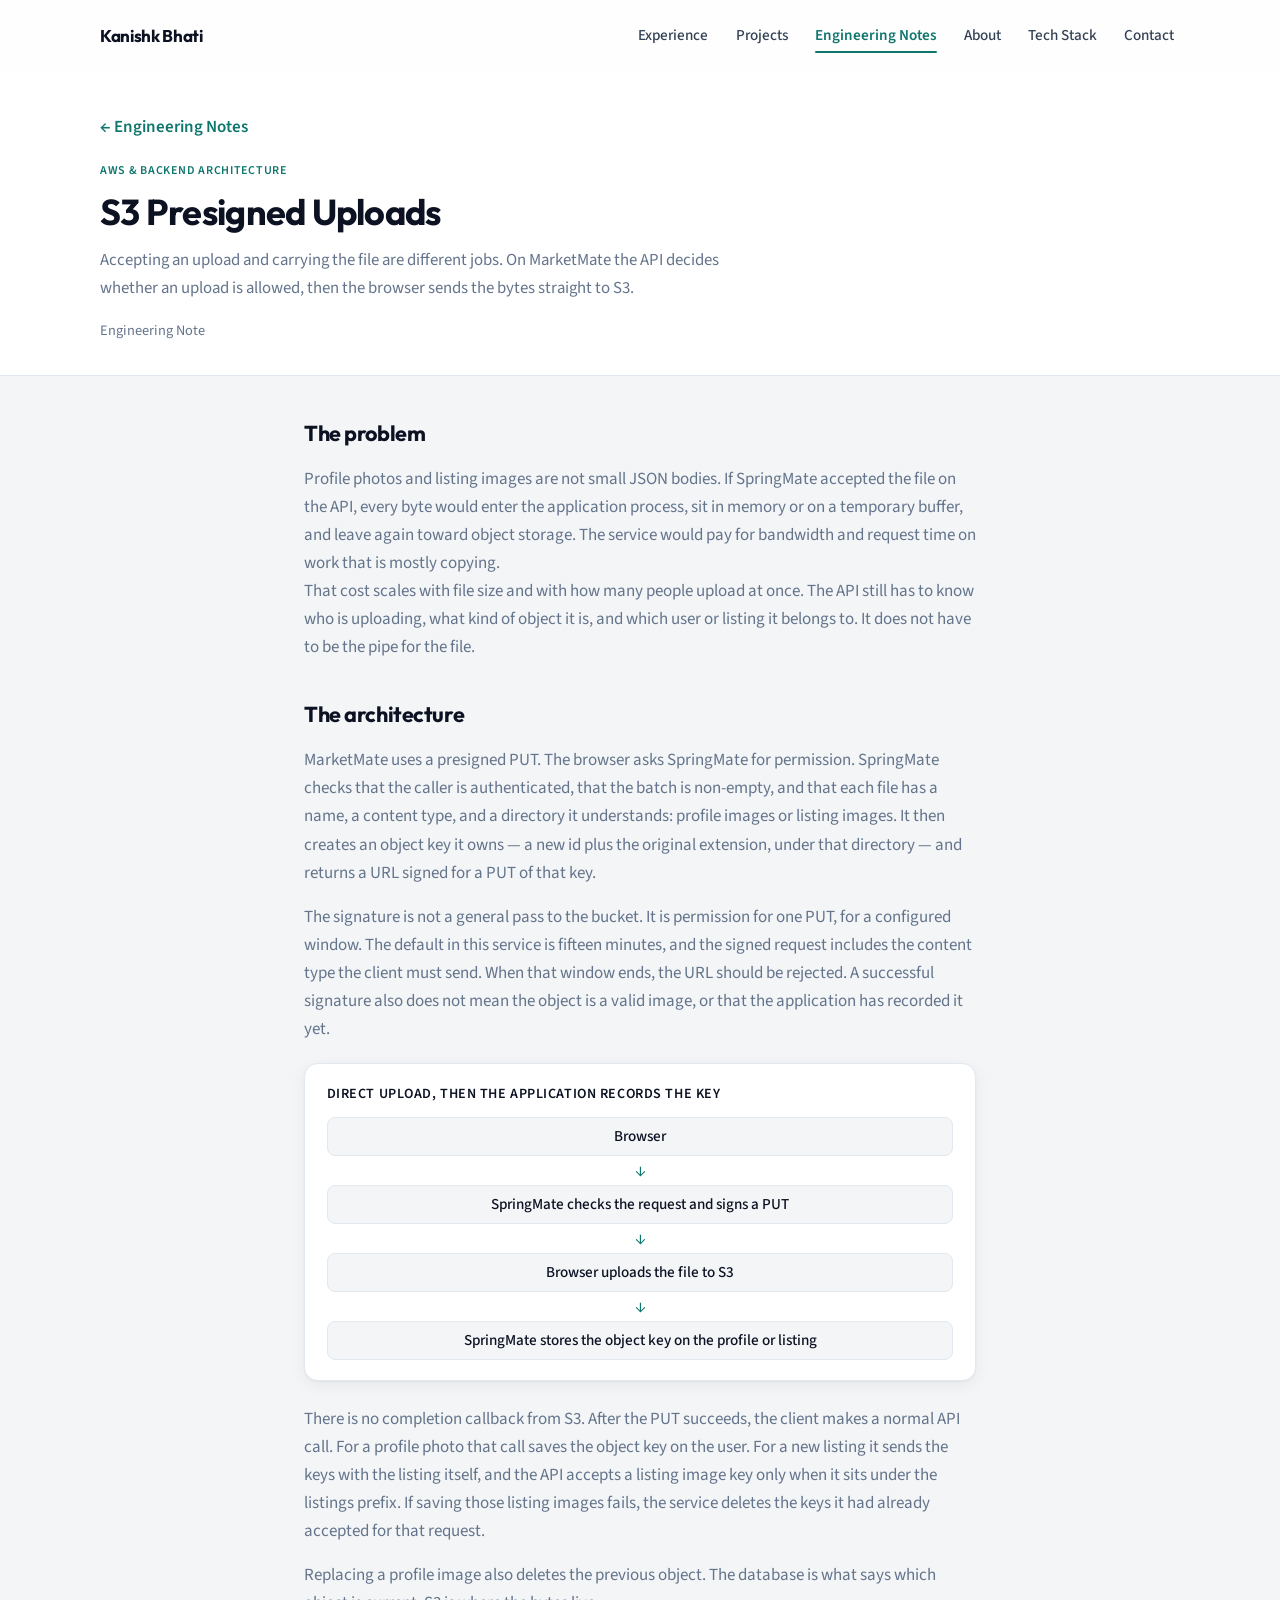
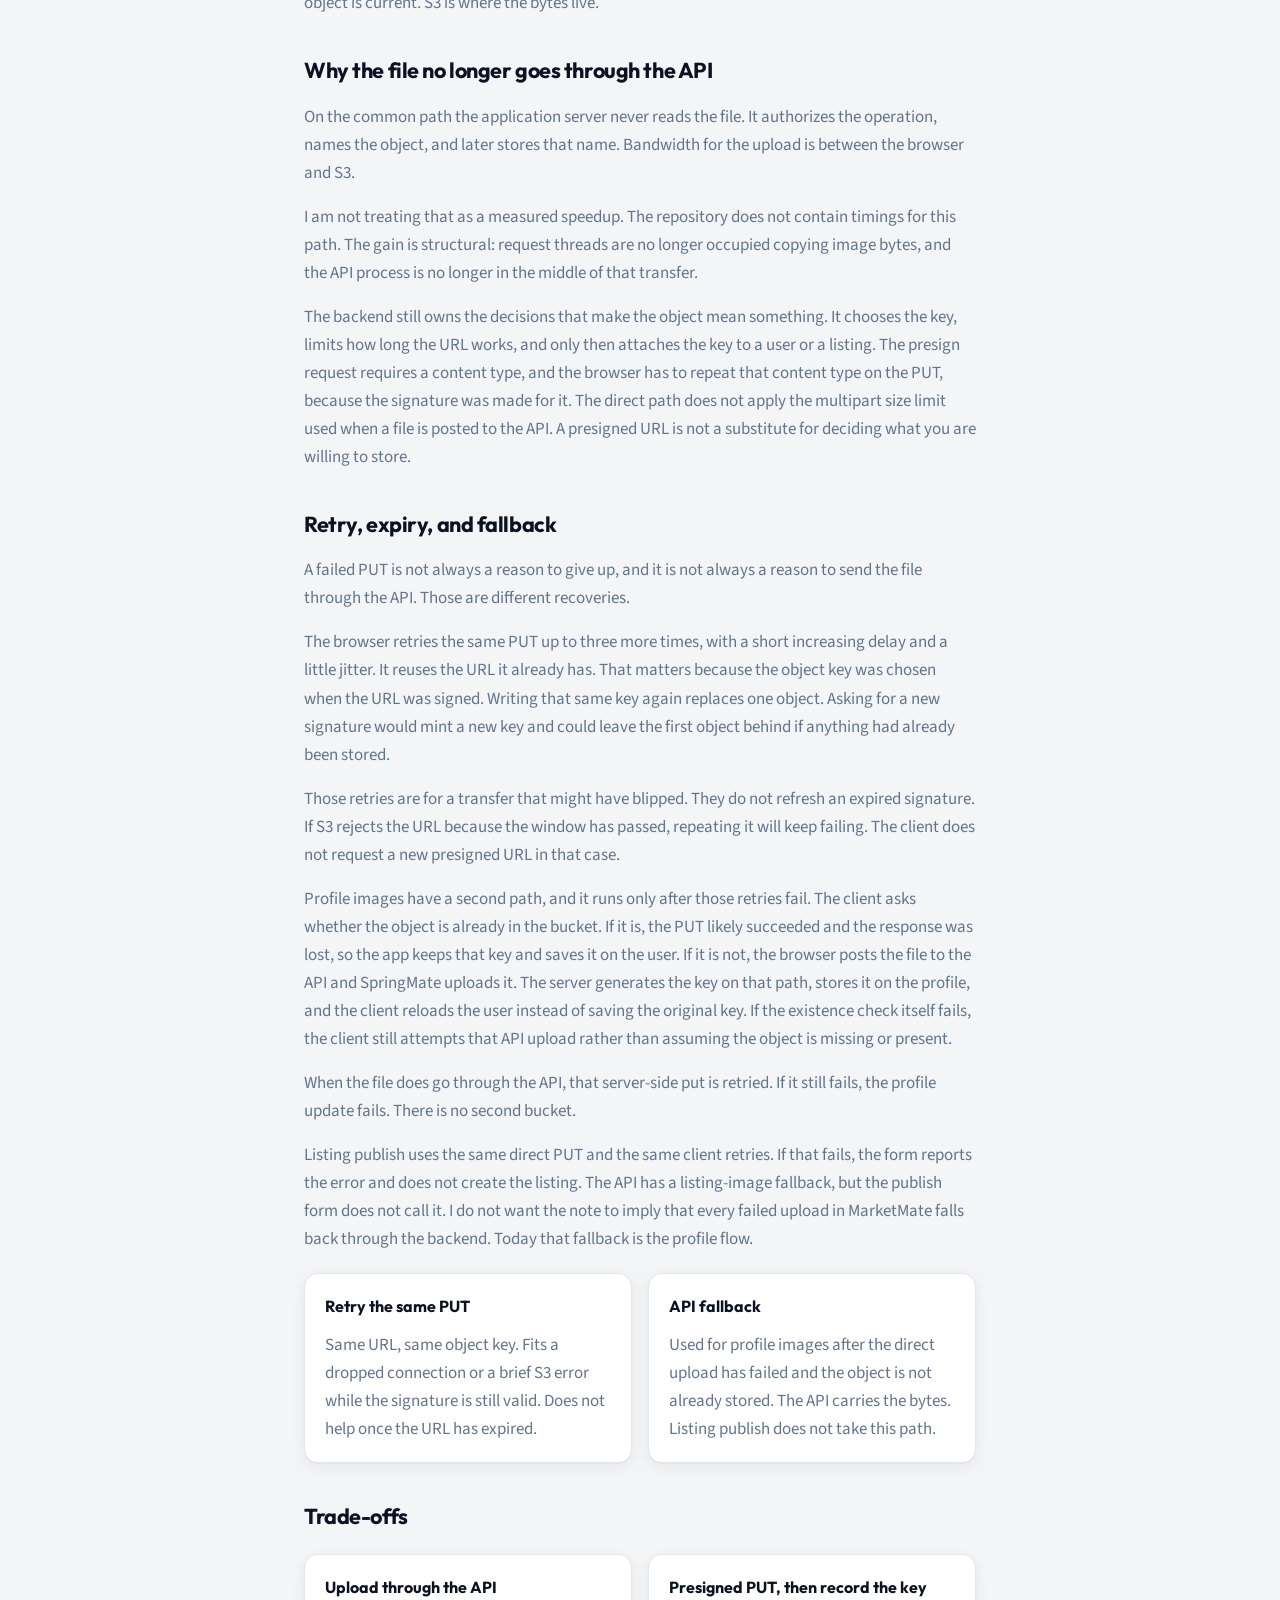
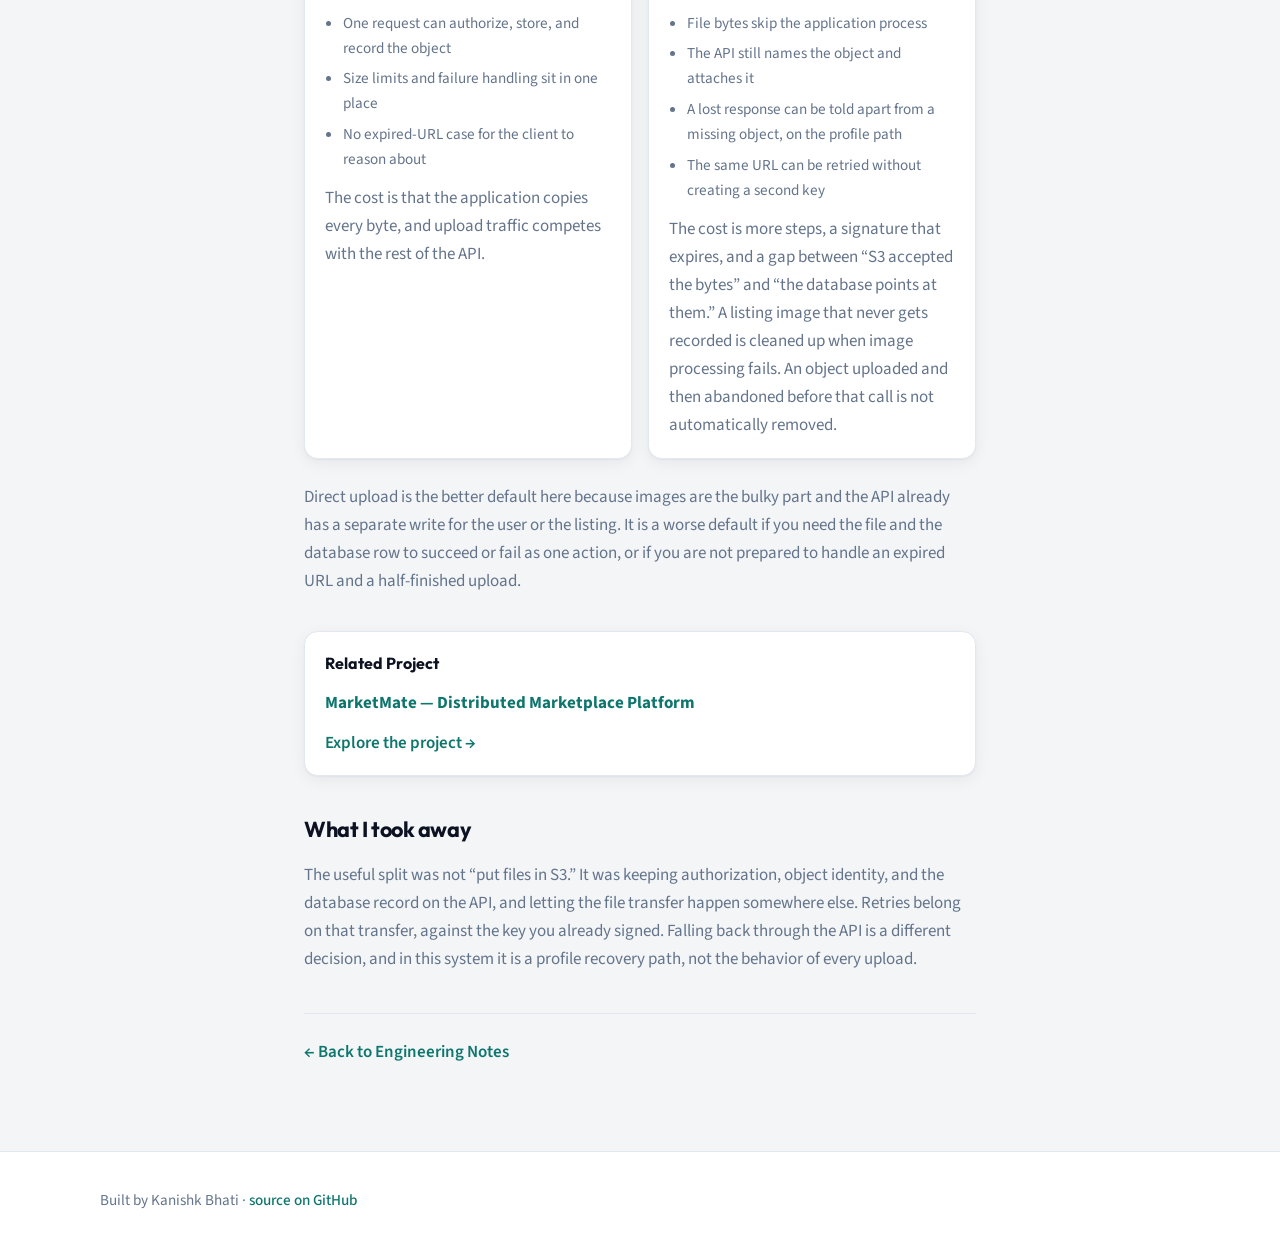
<file: notes/s3-presigned-uploads.html>
<!DOCTYPE html>
<html lang="en">
<head>
    <meta charset="UTF-8">
    <meta name="viewport" content="width=device-width, initial-scale=1.0">
    <meta name="description" content="How MarketMate uploads files directly to S3 with a short-lived presigned URL, retries the same upload, and falls back through the API when a profile image still has not landed.">
    <title>S3 Presigned Uploads | Kanishk Bhati</title>
    <link rel="canonical" href="https://kkbhati07.github.io/notes/s3-presigned-uploads.html">

    <meta property="og:type" content="article">
    <meta property="og:site_name" content="Kanishk Bhati">
    <meta property="og:title" content="S3 Presigned Uploads">
    <meta property="og:description" content="How MarketMate uploads files directly to S3 with a short-lived presigned URL, retries the same upload, and falls back through the API when a profile image still has not landed.">
    <meta property="og:url" content="https://kkbhati07.github.io/notes/s3-presigned-uploads.html">
    <meta name="twitter:card" content="summary">
    <meta name="twitter:title" content="S3 Presigned Uploads">
    <meta name="twitter:description" content="How MarketMate uploads files directly to S3 with a short-lived presigned URL, retries the same upload, and falls back through the API when a profile image still has not landed.">

    <link rel="icon" href="../assets/favicon.svg" type="image/svg+xml">
    <link rel="mask-icon" href="../assets/favicon.svg" color="#0f766e">

    <link rel="preconnect" href="https://fonts.googleapis.com">
    <link rel="preconnect" href="https://fonts.gstatic.com" crossorigin>
    <link href="https://fonts.googleapis.com/css2?family=Outfit:wght@500;600;700&family=Source+Sans+3:wght@400;500;600&display=swap" rel="stylesheet">
    <link rel="stylesheet" href="../assets/css/style.css">

    <noscript>
        <style>
            .reveal {
                opacity: 1;
                transform: none;
            }

            .nav-toggle {
                display: none;
            }
        </style>
    </noscript>
</head>
<body>
    <a class="skip-link" href="#main">Skip to content</a>

    <header class="site-header">
        <div class="content-wrap">
            <nav class="site-navigation" aria-label="Primary navigation">
                <a class="brand-mark" href="../index.html">Kanishk Bhati</a>
                <button type="button" class="nav-toggle" id="nav-toggle" aria-expanded="false" aria-controls="primary-navigation" aria-label="Menu">
                    <span class="nav-toggle-bar" aria-hidden="true"></span>
                    <span class="nav-toggle-bar" aria-hidden="true"></span>
                    <span class="nav-toggle-bar" aria-hidden="true"></span>
                </button>
                <ul class="navigation-list" id="primary-navigation">
                    <li><a href="../index.html#experience">Experience</a></li>
                    <li><a href="../index.html#projects">Projects</a></li>
                    <li><a class="is-active" href="../index.html#engineering-notes" aria-current="true">Engineering Notes</a></li>
                    <li><a href="../index.html#about">About</a></li>
                    <li><a href="../index.html#tech-stack">Tech Stack</a></li>
                    <li><a href="../index.html#contact">Contact</a></li>
                </ul>
            </nav>
        </div>
    </header>

    <main id="main" tabindex="-1">
        <header class="note-article-header">
            <div class="content-wrap">
                <a class="note-back-link" href="../index.html#engineering-notes">← Engineering Notes</a>
                <p class="note-category">AWS &amp; Backend Architecture</p>
                <h1>S3 Presigned Uploads</h1>
                <p class="note-article-subtitle">
                    Accepting an upload and carrying the file are different jobs. On MarketMate the API
                    decides whether an upload is allowed, then the browser sends the bytes straight to S3.
                </p>
                <p class="note-article-meta">Engineering Note</p>
            </div>
        </header>

        <article class="note-article-body section-block" style="border-bottom: 0;">
            <div class="content-wrap note-article-content">
                <h2>The problem</h2>
                <p>
                    Profile photos and listing images are not small JSON bodies. If SpringMate accepted the
                    file on the API, every byte would enter the application process, sit in memory or on a
                    temporary buffer, and leave again toward object storage. The service would pay for
                    bandwidth and request time on work that is mostly copying.
                </p>
                <p>
                    That cost scales with file size and with how many people upload at once. The API still
                    has to know who is uploading, what kind of object it is, and which user or listing it
                    belongs to. It does not have to be the pipe for the file.
                </p>

                <h2>The architecture</h2>
                <p>
                    MarketMate uses a presigned PUT. The browser asks SpringMate for permission. SpringMate
                    checks that the caller is authenticated, that the batch is non-empty, and that each file
                    has a name, a content type, and a directory it understands: profile images or listing
                    images. It then creates an object key it owns — a new id plus the original extension,
                    under that directory — and returns a URL signed for a PUT of that key.
                </p>
                <p>
                    The signature is not a general pass to the bucket. It is permission for one PUT, for a
                    configured window. The default in this service is fifteen minutes, and the signed request
                    includes the content type the client must send. When that window ends, the URL should be
                    rejected. A successful signature also does not mean the object is a valid image, or that
                    the application has recorded it yet.
                </p>

                <div class="flow-diagram" role="img" aria-label="The browser asks SpringMate for a presigned URL, uploads the file directly to S3, then SpringMate stores the object key on the user or listing.">
                    <p class="flow-title">Direct upload, then the application records the key</p>
                    <div class="flow-step">Browser</div>
                    <div class="flow-arrow" aria-hidden="true">↓</div>
                    <div class="flow-step">SpringMate checks the request and signs a PUT</div>
                    <div class="flow-arrow" aria-hidden="true">↓</div>
                    <div class="flow-step">Browser uploads the file to S3</div>
                    <div class="flow-arrow" aria-hidden="true">↓</div>
                    <div class="flow-step">SpringMate stores the object key on the profile or listing</div>
                </div>

                <p>
                    There is no completion callback from S3. After the PUT succeeds, the client makes a
                    normal API call. For a profile photo that call saves the object key on the user. For a
                    new listing it sends the keys with the listing itself, and the API accepts a listing
                    image key only when it sits under the listings prefix. If saving those listing images
                    fails, the service deletes the keys it had already accepted for that request.
                </p>
                <p>
                    Replacing a profile image also deletes the previous object. The database is what says
                    which object is current. S3 is where the bytes live.
                </p>

                <h2>Why the file no longer goes through the API</h2>
                <p>
                    On the common path the application server never reads the file. It authorizes the
                    operation, names the object, and later stores that name. Bandwidth for the upload is
                    between the browser and S3.
                </p>
                <p>
                    I am not treating that as a measured speedup. The repository does not contain timings
                    for this path. The gain is structural: request threads are no longer occupied copying
                    image bytes, and the API process is no longer in the middle of that transfer.
                </p>
                <p>
                    The backend still owns the decisions that make the object mean something. It chooses
                    the key, limits how long the URL works, and only then attaches the key to a user or a
                    listing. The presign request requires a content type, and the browser has to repeat that
                    content type on the PUT, because the signature was made for it. The direct path does not
                    apply the multipart size limit used when a file is posted to the API. A presigned URL is
                    not a substitute for deciding what you are willing to store.
                </p>

                <h2>Retry, expiry, and fallback</h2>
                <p>
                    A failed PUT is not always a reason to give up, and it is not always a reason to send
                    the file through the API. Those are different recoveries.
                </p>
                <p>
                    The browser retries the same PUT up to three more times, with a short increasing delay
                    and a little jitter. It reuses the URL it already has. That matters because the object
                    key was chosen when the URL was signed. Writing that same key again replaces one object.
                    Asking for a new signature would mint a new key and could leave the first object behind
                    if anything had already been stored.
                </p>
                <p>
                    Those retries are for a transfer that might have blipped. They do not refresh an expired
                    signature. If S3 rejects the URL because the window has passed, repeating it will keep
                    failing. The client does not request a new presigned URL in that case.
                </p>
                <p>
                    Profile images have a second path, and it runs only after those retries fail. The client
                    asks whether the object is already in the bucket. If it is, the PUT likely succeeded and
                    the response was lost, so the app keeps that key and saves it on the user. If it is not,
                    the browser posts the file to the API and SpringMate uploads it. The server generates
                    the key on that path, stores it on the profile, and the client reloads the user instead
                    of saving the original key. If the existence check itself fails, the client still attempts
                    that API upload rather than assuming the object is missing or present.
                </p>
                <p>
                    When the file does go through the API, that server-side put is retried. If it still
                    fails, the profile update fails. There is no second bucket.
                </p>
                <p>
                    Listing publish uses the same direct PUT and the same client retries. If that fails, the
                    form reports the error and does not create the listing. The API has a listing-image
                    fallback, but the publish form does not call it. I do not want the note to imply that
                    every failed upload in MarketMate falls back through the backend. Today that fallback is
                    the profile flow.
                </p>

                <div class="comparison-grid">
                    <div class="comparison-panel">
                        <h3>Retry the same PUT</h3>
                        <p>
                            Same URL, same object key. Fits a dropped connection or a brief S3 error while
                            the signature is still valid. Does not help once the URL has expired.
                        </p>
                    </div>
                    <div class="comparison-panel">
                        <h3>API fallback</h3>
                        <p>
                            Used for profile images after the direct upload has failed and the object is not
                            already stored. The API carries the bytes. Listing publish does not take this
                            path.
                        </p>
                    </div>
                </div>

                <h2>Trade-offs</h2>
                <div class="comparison-grid">
                    <div class="comparison-panel">
                        <h3>Upload through the API</h3>
                        <ul>
                            <li>One request can authorize, store, and record the object</li>
                            <li>Size limits and failure handling sit in one place</li>
                            <li>No expired-URL case for the client to reason about</li>
                        </ul>
                        <p>
                            The cost is that the application copies every byte, and upload traffic competes
                            with the rest of the API.
                        </p>
                    </div>
                    <div class="comparison-panel">
                        <h3>Presigned PUT, then record the key</h3>
                        <ul>
                            <li>File bytes skip the application process</li>
                            <li>The API still names the object and attaches it</li>
                            <li>A lost response can be told apart from a missing object, on the profile path</li>
                            <li>The same URL can be retried without creating a second key</li>
                        </ul>
                        <p>
                            The cost is more steps, a signature that expires, and a gap between “S3 accepted
                            the bytes” and “the database points at them.” A listing image that never gets
                            recorded is cleaned up when image processing fails. An object uploaded and then
                            abandoned before that call is not automatically removed.
                        </p>
                    </div>
                </div>
                <p>
                    Direct upload is the better default here because images are the bulky part and the API
                    already has a separate write for the user or the listing. It is a worse default if you
                    need the file and the database row to succeed or fail as one action, or if you are not
                    prepared to handle an expired URL and a half-finished upload.
                </p>

                <div class="note-related-project comparison-panel">
                    <h3>Related Project</h3>
                    <p>
                        <a href="../index.html#marketmate"><strong>MarketMate — Distributed Marketplace Platform</strong></a>
                    </p>
                    <p>
                        <a href="../index.html#marketmate">Explore the project →</a>
                    </p>
                </div>

                <h2>What I took away</h2>
                <p>
                    The useful split was not “put files in S3.” It was keeping authorization, object
                    identity, and the database record on the API, and letting the file transfer happen
                    somewhere else. Retries belong on that transfer, against the key you already signed.
                    Falling back through the API is a different decision, and in this system it is a profile
                    recovery path, not the behavior of every upload.
                </p>

                <footer class="note-article-footer">
                    <a class="note-back-link" href="../index.html#engineering-notes">← Back to Engineering Notes</a>
                </footer>
            </div>
        </article>
    </main>

    <footer class="site-footer">
        <div class="content-wrap">
            <p>
                Built by Kanishk Bhati ·
                <a href="https://github.com/KKBhati07/KKBhati07.github.io" target="_blank" rel="noopener">source on GitHub</a>
            </p>
        </div>
    </footer>
    <script src="../assets/js/script.js"></script>
</body>
</html>
</file>
<file: assets/css/style.css>
:root {
    /* Signal Teal palette */
    --bg: #f3f5f7;
    --surface: #ffffff;
    --surface-elevated: #ffffff;
    --text: #0c1222;
    --text-muted: #334155;
    --text-subtle: #64748b;
    --border: #e2e8f0;
    --primary: #0f766e;
    --primary-hover: #0d9488;
    --accent: #14b8a6;
    --accent-muted: rgba(20, 184, 166, 0.12);
    --hero-bg: #0f172a;
    --hero-bg-soft: #134e4a;
    --text-inverse: #e2e8f0;
    --success: #0f766e;
    --warning: #d97706;
    --error: #e11d48;

    /* Legacy aliases */
    --bg-light: var(--bg);
    --bg-dark: var(--hero-bg);
    --bg-dark-soft: #1e293b;
    --text-main: var(--text);
    --line: var(--border);
    --content-max: 1080px;

    --radius-sm: 0.5rem;
    --radius-md: 0.85rem;
    --shadow-card: 0 1px 2px rgba(12, 18, 34, 0.04), 0 4px 16px rgba(12, 18, 34, 0.06);
    --shadow-card-hover: 0 4px 8px rgba(12, 18, 34, 0.06), 0 12px 28px rgba(12, 18, 34, 0.1);
    --shadow-header: 0 1px 0 var(--border), 0 4px 20px rgba(12, 18, 34, 0.06);
    --transition-fast: 160ms ease-out;
    --transition-base: 220ms ease-out;
    --focus-ring: 0 0 0 3px rgba(15, 118, 110, 0.35);
}

*,
*::before,
*::after {
    box-sizing: border-box;
}

html {
    scroll-behavior: smooth;
    scroll-padding-top: 5rem;
}

@media (prefers-reduced-motion: reduce) {
    html {
        scroll-behavior: auto;
    }

    *,
    *::before,
    *::after {
        animation-duration: 0.01ms !important;
        animation-iteration-count: 1 !important;
        transition-duration: 0.01ms !important;
    }

    .reveal {
        opacity: 1 !important;
        transform: none !important;
    }

    .hero-animate {
        opacity: 1 !important;
        transform: none !important;
    }
}

html,
body {
    margin: 0;
    padding: 0;
}

body {
    font-family: "Source Sans 3", "Segoe UI", Roboto, sans-serif;
    font-size: 1.0625rem;
    line-height: 1.65;
    color: var(--text);
    background: var(--bg);
    -webkit-font-smoothing: antialiased;
}

h1,
h2,
h3,
h4,
p,
ul,
ol {
    margin: 0;
}

h1,
h2,
h3,
.brand-mark {
    font-family: "Outfit", "Segoe UI", sans-serif;
}

a {
    color: inherit;
    text-decoration: none;
}

a:focus-visible,
button:focus-visible,
.button:focus-visible {
    outline: none;
    box-shadow: var(--focus-ring);
}

.skip-link {
    position: absolute;
    left: 1rem;
    top: -3rem;
    z-index: 100;
    padding: 0.6rem 1rem;
    color: var(--text-inverse);
    background: var(--hero-bg);
    border-radius: var(--radius-sm);
    font-weight: 600;
    transition: top var(--transition-fast);
}

.skip-link:focus {
    top: 1rem;
}

main:focus {
    outline: none;
}

.content-wrap {
    width: min(100% - 2.5rem, var(--content-max));
    margin-inline: auto;
}

/* Header */
.site-header {
    position: sticky;
    top: 0;
    z-index: 100;
    background: rgba(255, 255, 255, 0.85);
    backdrop-filter: blur(12px);
    -webkit-backdrop-filter: blur(12px);
    border-bottom: 1px solid transparent;
    transition: background var(--transition-fast), border-color var(--transition-fast), box-shadow var(--transition-fast);
}

.site-header.is-scrolled {
    background: rgba(255, 255, 255, 0.95);
    border-bottom-color: var(--border);
    box-shadow: var(--shadow-header);
}

.site-navigation {
    min-height: 72px;
    display: flex;
    align-items: center;
    justify-content: space-between;
    gap: 1.5rem;
}

.brand-mark {
    font-weight: 700;
    letter-spacing: -0.02em;
    color: var(--text);
    transition: color var(--transition-fast);
}

.brand-mark:hover {
    color: var(--primary);
}

.navigation-list {
    list-style: none;
    display: flex;
    flex-wrap: wrap;
    align-items: center;
    gap: 0.25rem 1rem;
    padding: 0;
    margin: 0;
}

.navigation-list a {
    position: relative;
    display: inline-block;
    padding: 0.45rem 0.35rem;
    color: var(--text-muted);
    font-weight: 500;
    font-size: 0.95rem;
    transition: color var(--transition-fast);
}

.navigation-list a::after {
    content: "";
    position: absolute;
    left: 0.35rem;
    right: 0.35rem;
    bottom: 0.2rem;
    height: 2px;
    background: var(--primary);
    border-radius: 1px;
    transform: scaleX(0);
    transition: transform var(--transition-fast);
}

.navigation-list a:hover {
    color: var(--text);
}

.navigation-list a:hover::after,
.navigation-list a.is-active::after {
    transform: scaleX(1);
}

.navigation-list a.is-active {
    color: var(--primary);
    font-weight: 600;
}

.nav-toggle {
    display: none;
    flex-direction: column;
    justify-content: center;
    gap: 5px;
    width: 44px;
    height: 44px;
    padding: 0.6rem;
    background: none;
    border: 1px solid var(--border);
    border-radius: var(--radius-sm);
    cursor: pointer;
}

.nav-toggle-bar {
    display: block;
    height: 2px;
    background: var(--text);
    border-radius: 1px;
}

/* Hero */
.intro-section {
    position: relative;
    width: 100%;
    overflow: hidden;
    color: var(--text-inverse);
    padding: 7.5rem 0 6.5rem;
    background: linear-gradient(155deg, var(--hero-bg) 0%, #1a3a38 45%, var(--hero-bg-soft) 100%);
}

.intro-section::before {
    content: "";
    position: absolute;
    inset: 0;
    background-image:
        linear-gradient(rgba(255, 255, 255, 0.03) 1px, transparent 1px),
        linear-gradient(90deg, rgba(255, 255, 255, 0.03) 1px, transparent 1px);
    background-size: 48px 48px;
    mask-image: radial-gradient(ellipse 80% 70% at 50% 40%, black 20%, transparent 75%);
    pointer-events: none;
}

.intro-section::after {
    content: "";
    position: absolute;
    top: -20%;
    right: -10%;
    width: min(55vw, 480px);
    height: min(55vw, 480px);
    background: radial-gradient(circle, rgba(20, 184, 166, 0.22) 0%, transparent 70%);
    pointer-events: none;
}

.intro-layout {
    position: relative;
    z-index: 1;
}

.intro-layout h1 {
    font-size: clamp(2.25rem, 5.5vw, 3.6rem);
    line-height: 1.1;
    letter-spacing: -0.03em;
    margin-bottom: 0.75rem;
}

.intro-label {
    font-size: 0.8rem;
    text-transform: uppercase;
    letter-spacing: 0.12em;
    color: var(--accent);
    margin-bottom: 0.85rem;
    font-weight: 600;
}

.intro-title {
    font-size: 1.2rem;
    font-weight: 500;
    color: #99f6e4;
    margin-bottom: 1rem;
}

.intro-description {
    max-width: 36rem;
    color: #cbd5e1;
    font-size: 1.1rem;
}

.intro-actions {
    margin-top: 2rem;
    display: flex;
    flex-wrap: wrap;
    gap: 0.75rem;
}

.intro-secondary-link {
    margin-top: 1.1rem;
    font-size: 0.95rem;
    color: rgba(226, 232, 240, 0.8);
}

.intro-secondary-link a {
    color: #99f6e4;
    font-weight: 600;
    text-decoration: underline;
    text-underline-offset: 3px;
}

.intro-secondary-link a:hover {
    color: #ffffff;
}

.hero-chips {
    display: flex;
    flex-wrap: wrap;
    gap: 0.5rem;
    margin-top: 2rem;
    padding: 0;
    list-style: none;
}

.hero-chips li {
    padding: 0.35rem 0.75rem;
    font-size: 0.8rem;
    font-weight: 500;
    color: #ccfbf1;
    background: rgba(255, 255, 255, 0.08);
    border: 1px solid rgba(255, 255, 255, 0.12);
    border-radius: 999px;
}

.hero-animate {
    opacity: 0;
    transform: translateY(12px);
    animation: heroFadeUp 0.55s ease-out forwards;
}

.hero-animate--1 { animation-delay: 0.05s; }
.hero-animate--2 { animation-delay: 0.12s; }
.hero-animate--3 { animation-delay: 0.19s; }
.hero-animate--4 { animation-delay: 0.26s; }
.hero-animate--5 { animation-delay: 0.33s; }
.hero-animate--6 { animation-delay: 0.4s; }

@keyframes heroFadeUp {
    to {
        opacity: 1;
        transform: translateY(0);
    }
}

/* Buttons */
.button {
    display: inline-flex;
    align-items: center;
    justify-content: center;
    min-height: 44px;
    padding: 0.65rem 1.5rem;
    border-radius: 999px;
    font-family: inherit;
    font-size: 0.95rem;
    font-weight: 600;
    border: 1px solid transparent;
    cursor: pointer;
    transition:
        background var(--transition-fast),
        border-color var(--transition-fast),
        color var(--transition-fast),
        transform var(--transition-fast),
        box-shadow var(--transition-fast);
}

.button:hover {
    transform: translateY(-1px);
}

.button:active {
    transform: translateY(0);
}

.button-primary {
    background: var(--primary);
    color: #ffffff;
    box-shadow: 0 2px 8px rgba(15, 118, 110, 0.35);
}

.button-primary:hover {
    background: var(--primary-hover);
}

.button-secondary {
    background: transparent;
    border-color: rgba(255, 255, 255, 0.45);
    color: #f0fdfa;
}

.button-secondary:hover {
    background: rgba(255, 255, 255, 0.1);
    border-color: rgba(255, 255, 255, 0.65);
}

.button-outline {
    background: transparent;
    border-color: var(--border);
    color: var(--text);
}

.button-outline:hover {
    border-color: var(--primary);
    color: var(--primary);
    background: var(--accent-muted);
}

.project-card .button-secondary,
.project-card .button-primary.button-sm {
    border-color: var(--primary);
    color: var(--primary);
    background: transparent;
    box-shadow: none;
}

.project-card .button-primary.button-sm {
    background: var(--primary);
    color: #fff;
    box-shadow: 0 2px 6px rgba(15, 118, 110, 0.25);
}

.project-card .button-primary.button-sm:hover {
    background: var(--primary-hover);
}

.project-card .button-secondary:hover {
    background: var(--accent-muted);
}

.button-ghost {
    background: transparent;
    color: var(--primary);
}

.button-ghost:hover {
    background: var(--accent-muted);
}

.button-sm {
    min-height: 38px;
    padding: 0.45rem 1.15rem;
    font-size: 0.875rem;
    border-radius: 999px;
}

.button:disabled,
.button[aria-disabled="true"] {
    opacity: 0.5;
    pointer-events: none;
}

/* Sections */
.section-block {
    padding: 4.5rem 0;
    border-bottom: 1px solid var(--border);
}

.section-eyebrow {
    display: block;
    font-size: 0.75rem;
    font-weight: 600;
    text-transform: uppercase;
    letter-spacing: 0.1em;
    color: var(--primary);
    margin-bottom: 0.5rem;
}

.section-block h2 {
    font-size: clamp(1.5rem, 3vw, 1.85rem);
    letter-spacing: -0.02em;
    margin-bottom: 1rem;
    color: var(--text);
}

.section-block > .content-wrap > p:first-of-type,
.section-lead {
    color: var(--text-subtle);
    max-width: 42rem;
    margin-bottom: 0;
}

.section-block p {
    color: var(--text-subtle);
    max-width: 42rem;
}

#about p {
    line-height: 1.7;
}

#about p:first-of-type {
    color: var(--text);
    font-size: 1.125rem;
    line-height: 1.55;
}

#about p + p {
    margin-top: 1rem;
}

#contact p + p {
    margin-top: 1rem;
}

.reveal {
    opacity: 0;
    transform: translateY(20px);
    transition: opacity var(--transition-base), transform var(--transition-base);
}

.reveal.is-visible {
    opacity: 1;
    transform: translateY(0);
}

/* Project cards */
.project-card {
    background: var(--surface);
    border: 1px solid var(--border);
    border-radius: var(--radius-md);
    padding: 1.5rem 1.6rem;
    margin-bottom: 1.25rem;
    box-shadow: var(--shadow-card);
    transition:
        border-color var(--transition-fast),
        box-shadow var(--transition-fast),
        transform var(--transition-fast);
}

.project-card:hover {
    border-color: rgba(15, 118, 110, 0.25);
    box-shadow: var(--shadow-card-hover);
    transform: translateY(-2px);
}

.project-card h3 {
    font-size: 1.2rem;
    letter-spacing: -0.02em;
    margin-bottom: 0.65rem;
    color: var(--text);
}

.project-media-grid {
    display: grid;
    grid-template-columns: repeat(auto-fit, minmax(220px, 1fr));
    gap: 0.75rem;
    margin-bottom: 1rem;
}

.project-media-item {
    margin: 0;
    padding: 0;
    display: block;
    width: 100%;
    font: inherit;
    text-align: inherit;
    cursor: zoom-in;
    border: 1px solid var(--border);
    border-radius: var(--radius-sm);
    overflow: hidden;
    background: var(--bg);
    transition: border-color var(--transition-fast);
}

.project-media-item:hover {
    border-color: var(--accent);
}

.project-media-item img {
    display: block;
    width: 100%;
    height: 100%;
    aspect-ratio: 16 / 10;
    object-fit: contain;
    background: #ffffff;
    cursor: zoom-in;
    transition: transform var(--transition-base);
}

.project-media-item:hover img {
    transform: scale(1.02);
}

.project-highlights {
    margin: 0.85rem 0 0;
    padding-left: 1.2rem;
    color: var(--text-subtle);
}

.project-highlights-inline {
    display: flex;
    flex-wrap: wrap;
    gap: 0.35rem 1.25rem;
    list-style: disc;
}

.project-subheading {
    margin-top: 1.5rem;
    margin-bottom: 0.15rem;
    font-size: 1rem;
    font-family: "Outfit", sans-serif;
    color: var(--text);
}

.project-kicker {
    margin: -0.25rem 0 0.9rem;
    color: var(--primary);
    font-weight: 600;
    font-size: 0.98rem;
    max-width: none;
}

.project-meta {
    margin: -0.55rem 0 1.1rem;
    color: var(--text-subtle);
    font-size: 0.88rem;
    max-width: none;
}

.project-groups,
.engineering-highlights {
    display: grid;
    gap: 0.85rem;
    margin-top: 0.7rem;
}

.project-group h5,
.engineering-highlights h5 {
    margin: 0 0 0.4rem;
    font-family: "Outfit", sans-serif;
    font-size: 0.72rem;
    font-weight: 600;
    letter-spacing: 0.06em;
    text-transform: uppercase;
    color: var(--primary);
}

.project-group ul {
    margin: 0;
    padding-left: 1.15rem;
    color: var(--text-subtle);
}

.project-group li + li {
    margin-top: 0.28rem;
}

.project-group li {
    overflow-wrap: anywhere;
}

.engineering-highlights article {
    background: var(--bg);
    border-radius: var(--radius-sm);
    padding: 0.85rem 0.95rem;
}

.engineering-highlights p {
    margin: 0;
    max-width: none;
    font-size: 0.95rem;
}

@media (min-width: 720px) {
    .engineering-highlights {
        grid-template-columns: 1fr 1fr;
    }
}

@media (min-width: 960px) {
    .project-groups {
        grid-template-columns: 1.15fr 0.85fr 1.1fr;
        gap: 1rem 1.35rem;
    }
}

.project-progression {
    list-style: none;
    margin: 1rem 0 0;
    padding: 0;
    display: grid;
    gap: 1rem;
}

.project-progression > li {
    padding-left: 0.9rem;
    border-left: 3px solid var(--accent);
}

.project-progression h4 {
    font-size: 1rem;
    margin-bottom: 0.15rem;
    font-family: "Outfit", sans-serif;
}

.project-confidential {
    margin-top: 0.75rem;
    font-style: italic;
    color: var(--text-subtle);
    font-size: 0.95rem;
}

.project-tech {
    margin-top: 1rem;
}

.engineering-highlights + .project-tech {
    margin-top: 1.35rem;
}

.tech-tags {
    display: flex;
    flex-wrap: wrap;
    gap: 0.45rem;
    margin-top: 0.65rem;
    list-style: none;
    padding: 0;
}

.tech-tags li {
    padding: 0.3rem 0.65rem;
    font-size: 0.8rem;
    font-weight: 500;
    color: var(--text-muted);
    background: var(--bg);
    border: 1px solid var(--border);
    border-radius: 999px;
    cursor: default;
    user-select: none;
    transition: border-color var(--transition-fast), color var(--transition-fast);
}

.tech-tags li:hover {
    border-color: var(--accent);
    color: var(--primary);
}

.project-links {
    margin-top: 1rem;
    padding-top: 1rem;
    border-top: 1px solid var(--border);
    display: flex;
    flex-wrap: wrap;
    align-items: center;
    gap: 0.75rem;
}

.repo-links {
    color: var(--text-subtle);
    font-size: 0.95rem;
}

.repo-links a {
    color: var(--primary);
    font-weight: 600;
    margin-left: 0.35rem;
    transition: color var(--transition-fast);
}

.repo-links a:hover {
    color: var(--primary-hover);
}

.repo-sep {
    margin: 0 0.35rem;
    color: var(--border);
}

/* Engineering notes */
.notes-grid {
    margin-top: 1.75rem;
    display: grid;
    gap: 1rem;
    grid-template-columns: repeat(auto-fit, minmax(280px, 1fr));
}

.note-card {
    background: var(--surface);
    border: 1px solid var(--border);
    border-radius: var(--radius-md);
    padding: 1.35rem 1.45rem;
    display: flex;
    flex-direction: column;
    gap: 0.55rem;
    box-shadow: var(--shadow-card);
    transition:
        border-color var(--transition-fast),
        box-shadow var(--transition-fast),
        transform var(--transition-fast);
}

.note-card:hover {
    border-color: rgba(15, 118, 110, 0.3);
    box-shadow: var(--shadow-card-hover);
    transform: translateY(-2px);
}

.note-card h3 {
    font-size: 1.08rem;
    line-height: 1.35;
}

.note-card > p:not(.note-category):not(.note-card-action) {
    color: var(--text-subtle);
    max-width: none;
    flex: 1;
    font-size: 0.98rem;
}

.note-category {
    color: var(--primary);
    font-size: 0.75rem;
    font-weight: 600;
    letter-spacing: 0.06em;
    text-transform: uppercase;
    max-width: none;
}

.note-card-action {
    margin-top: 0.5rem;
    display: flex;
    flex-wrap: wrap;
    align-items: center;
    gap: 0.55rem;
    max-width: none;
}

.note-card-cta {
    color: var(--primary);
    font-weight: 600;
    transition: color var(--transition-fast);
}

a.note-card-cta:hover {
    color: var(--primary-hover);
}

.note-card-cta::after {
    content: " \2192";
}

.note-card-cta[aria-disabled="true"] {
    color: var(--text-subtle);
    font-weight: 500;
    cursor: default;
}

.note-card-status {
    color: var(--text-subtle);
    font-size: 0.85rem;
    font-style: italic;
}

/* Experience */
.experience-list {
    margin: 1.75rem 0 0;
    padding: 0;
    list-style: none;
    display: grid;
    gap: 1rem;
}

.experience-item {
    padding: 1.25rem 1.35rem;
    background: var(--surface);
    border: 1px solid var(--border);
    border-radius: var(--radius-md);
    box-shadow: var(--shadow-card);
}

.experience-heading {
    display: flex;
    flex-wrap: wrap;
    align-items: baseline;
    justify-content: space-between;
    gap: 0.25rem 1rem;
}

.experience-heading h3 {
    font-size: 1.05rem;
    font-family: "Outfit", sans-serif;
}

.experience-period {
    color: var(--text-subtle);
    font-size: 0.88rem;
    font-variant-numeric: tabular-nums;
}

.experience-company {
    margin-top: 0.2rem;
    color: var(--primary);
    font-weight: 600;
    font-size: 0.95rem;
}

.experience-item > p:last-child {
    margin-top: 0.7rem;
    color: var(--text-subtle);
    max-width: none;
}

/* Skills */
.skills-grid {
    margin-top: 1.75rem;
    display: grid;
    gap: 1.25rem;
}

@media (min-width: 960px) {
    .skills-grid {
        grid-template-columns: 1fr 1fr;
        gap: 1.5rem 2.5rem;
    }
}

.skill-group h3 {
    font-size: 0.8rem;
    font-weight: 600;
    text-transform: uppercase;
    letter-spacing: 0.06em;
    color: var(--text-muted);
    margin-bottom: 0.65rem;
}

/* Contact */
.contact-actions {
    display: flex;
    flex-wrap: wrap;
    gap: 0.65rem;
    margin-top: 1.5rem;
}

.site-footer {
    padding: 2.25rem 0;
    color: var(--text-subtle);
    background: var(--surface);
    border-top: 1px solid var(--border);
    font-size: 0.95rem;
}

.site-footer a {
    color: var(--primary);
    font-weight: 500;
}

.site-footer a:hover {
    color: var(--primary-hover);
    text-decoration: underline;
    text-underline-offset: 3px;
}

/* Lightbox */
.image-lightbox {
    position: fixed;
    inset: 0;
    display: flex;
    align-items: center;
    justify-content: center;
    background: rgba(12, 18, 34, 0.88);
    z-index: 1000;
    padding: 1rem 3rem;
    opacity: 0;
    visibility: hidden;
    transition: opacity var(--transition-base), visibility var(--transition-base);
}

.image-lightbox.is-open {
    opacity: 1;
    visibility: visible;
}

.lightbox-stage {
    width: min(1000px, 100%);
    max-height: 90vh;
    text-align: center;
    transform: scale(0.96);
    transition: transform var(--transition-base);
}

.image-lightbox.is-open .lightbox-stage {
    transform: scale(1);
}

#lightbox-image {
    width: 100%;
    max-height: 82vh;
    object-fit: contain;
    background: #0b1220;
    border-radius: var(--radius-sm);
}

.lightbox-caption {
    margin-top: 0.6rem;
    color: #cbd5e1;
    font-size: 0.95rem;
}

.lightbox-button {
    border: 0;
    background: rgba(255, 255, 255, 0.12);
    color: #ffffff;
    font-size: 1.4rem;
    width: 44px;
    height: 44px;
    border-radius: 999px;
    cursor: pointer;
    transition: background var(--transition-fast);
}

.lightbox-button:hover {
    background: rgba(255, 255, 255, 0.22);
}

.lightbox-close {
    position: absolute;
    top: 1rem;
    right: 1rem;
    font-size: 1.9rem;
    line-height: 1;
}

.lightbox-prev,
.lightbox-next {
    position: absolute;
    top: 50%;
    transform: translateY(-50%);
}

.lightbox-prev {
    left: 1rem;
}

.lightbox-next {
    right: 1rem;
}

/* Engineering note article pages */
.note-article-header {
    padding: 2.5rem 0 2rem;
    border-bottom: 1px solid var(--border);
    background: var(--surface);
}

.note-back-link {
    display: inline-block;
    color: var(--primary);
    font-weight: 600;
    margin-bottom: 1.25rem;
    transition: color var(--transition-fast);
}

.note-back-link:hover {
    color: var(--primary-hover);
}

.note-article-header .note-category {
    margin-bottom: 0.5rem;
}

.note-article-header h1 {
    font-size: clamp(1.65rem, 4vw, 2.25rem);
    line-height: 1.25;
    max-width: 42rem;
    letter-spacing: -0.02em;
}

.note-article-subtitle {
    margin-top: 0.85rem;
    color: var(--text-subtle);
    max-width: 42rem;
    font-size: 1.05rem;
}

.note-article-meta {
    margin-top: 1rem;
    color: var(--text-subtle);
    font-size: 0.9rem;
}

.note-article-body {
    padding: 2.5rem 0 4rem;
}

.note-article-content {
    max-width: 42rem;
}

.note-article-content h2 {
    font-size: 1.35rem;
    margin-top: 2.25rem;
    margin-bottom: 0.85rem;
    color: var(--text);
    font-family: "Outfit", sans-serif;
}

.note-article-content h2:first-child {
    margin-top: 0;
}

.note-article-content p {
    color: var(--text-subtle);
    max-width: none;
    margin-bottom: 1rem;
}

.note-article-content p:last-child {
    margin-bottom: 0;
}

.note-article-content ul {
    margin: 0 0 1rem;
    padding-left: 1.25rem;
    color: var(--text-subtle);
}

.note-article-content li + li {
    margin-top: 0.35rem;
}

.note-related-project {
    margin-top: 2.25rem;
}

.note-related-project p {
    margin-bottom: 0;
}

.note-related-project a {
    color: var(--primary);
    font-weight: 600;
}

.note-related-project a:hover {
    color: var(--primary-hover);
}

.note-article-footer {
    margin-top: 2.5rem;
    padding-top: 1.5rem;
    border-top: 1px solid var(--border);
}

.flow-diagram {
    margin: 1.25rem 0 1.5rem;
    padding: 1.25rem 1.35rem;
    background: var(--surface);
    border: 1px solid var(--border);
    border-radius: var(--radius-md);
    font-size: 0.95rem;
    color: var(--text-subtle);
    line-height: 1.5;
    box-shadow: var(--shadow-card);
}

.flow-diagram .flow-title {
    font-weight: 600;
    color: var(--text);
    margin-bottom: 0.75rem;
    font-size: 0.88rem;
    text-transform: uppercase;
    letter-spacing: 0.04em;
}

.flow-diagram .flow-step {
    text-align: center;
    padding: 0.45rem 0.65rem;
    border: 1px solid var(--border);
    border-radius: var(--radius-sm);
    background: var(--bg);
    color: var(--text);
    font-weight: 500;
}

.flow-diagram .flow-arrow {
    text-align: center;
    padding: 0.35rem 0;
    color: var(--primary);
    font-size: 1.1rem;
    line-height: 1;
}

.flow-diagram .flow-split {
    display: grid;
    gap: 0.5rem;
    margin: 0.25rem 0;
}

.flow-diagram .flow-join {
    text-align: center;
    font-size: 0.85rem;
    color: var(--text-subtle);
    padding: 0.25rem 0;
}

.flow-diagram .flow-branch {
    display: grid;
    gap: 0.85rem;
    margin-top: 0.5rem;
}

@media (min-width: 520px) {
    .flow-diagram .flow-branch {
        grid-template-columns: 1fr 1fr;
    }
}

.flow-diagram .flow-branch-label {
    text-align: center;
    font-size: 0.85rem;
    font-weight: 600;
    color: var(--text);
    margin: 0 0 0.25rem;
}

.flow-diagram .flow-branch-col .flow-step {
    font-size: 0.9rem;
}

.flow-diagram .flow-branch--nested {
    margin-top: 0.35rem;
}

.comparison-grid {
    display: grid;
    gap: 1rem;
    margin: 1.25rem 0 1.5rem;
}

@media (min-width: 640px) {
    .comparison-grid {
        grid-template-columns: 1fr 1fr;
    }
}

.comparison-panel {
    padding: 1.15rem 1.25rem;
    background: var(--surface);
    border: 1px solid var(--border);
    border-radius: var(--radius-md);
    box-shadow: var(--shadow-card);
}

.comparison-panel h3 {
    font-size: 1rem;
    margin-bottom: 0.65rem;
    font-family: "Outfit", sans-serif;
}

.comparison-panel .flow-diagram {
    margin: 0;
    padding: 0.85rem;
    background: var(--bg);
    box-shadow: none;
}

.comparison-panel ul {
    margin: 0;
    padding-left: 1.15rem;
    font-size: 0.95rem;
    color: var(--text-subtle);
}

.comparison-panel li + li {
    margin-top: 0.35rem;
}

.comparison-panel > p {
    margin-top: 0.75rem;
    margin-bottom: 0;
    color: var(--text-subtle);
    max-width: none;
}

@media (max-width: 760px) {
    .site-navigation {
        min-height: auto;
        flex-wrap: wrap;
        gap: 0;
        padding: 0.65rem 0;
    }

    .nav-toggle {
        display: flex;
    }

    .navigation-list {
        display: none;
        flex-basis: 100%;
        flex-direction: column;
        align-items: stretch;
        gap: 0;
        padding: 0.35rem 0 0.5rem;
    }

    .navigation-list.is-open {
        display: flex;
    }

    .navigation-list a {
        min-height: 44px;
        display: flex;
        align-items: center;
    }

    .intro-section {
        padding: 5.5rem 0 4.5rem;
    }

    .section-block {
        padding: 3.5rem 0;
    }

    .project-card:hover,
    .note-card:hover {
        transform: none;
    }

    .image-lightbox {
        padding: 0.75rem;
    }

    .lightbox-prev {
        left: 0.6rem;
    }

    .lightbox-next {
        right: 0.6rem;
    }

    .note-article-header {
        padding: 2rem 0 1.75rem;
    }

    .note-article-body {
        padding: 2rem 0 3.5rem;
    }
}
</file>
